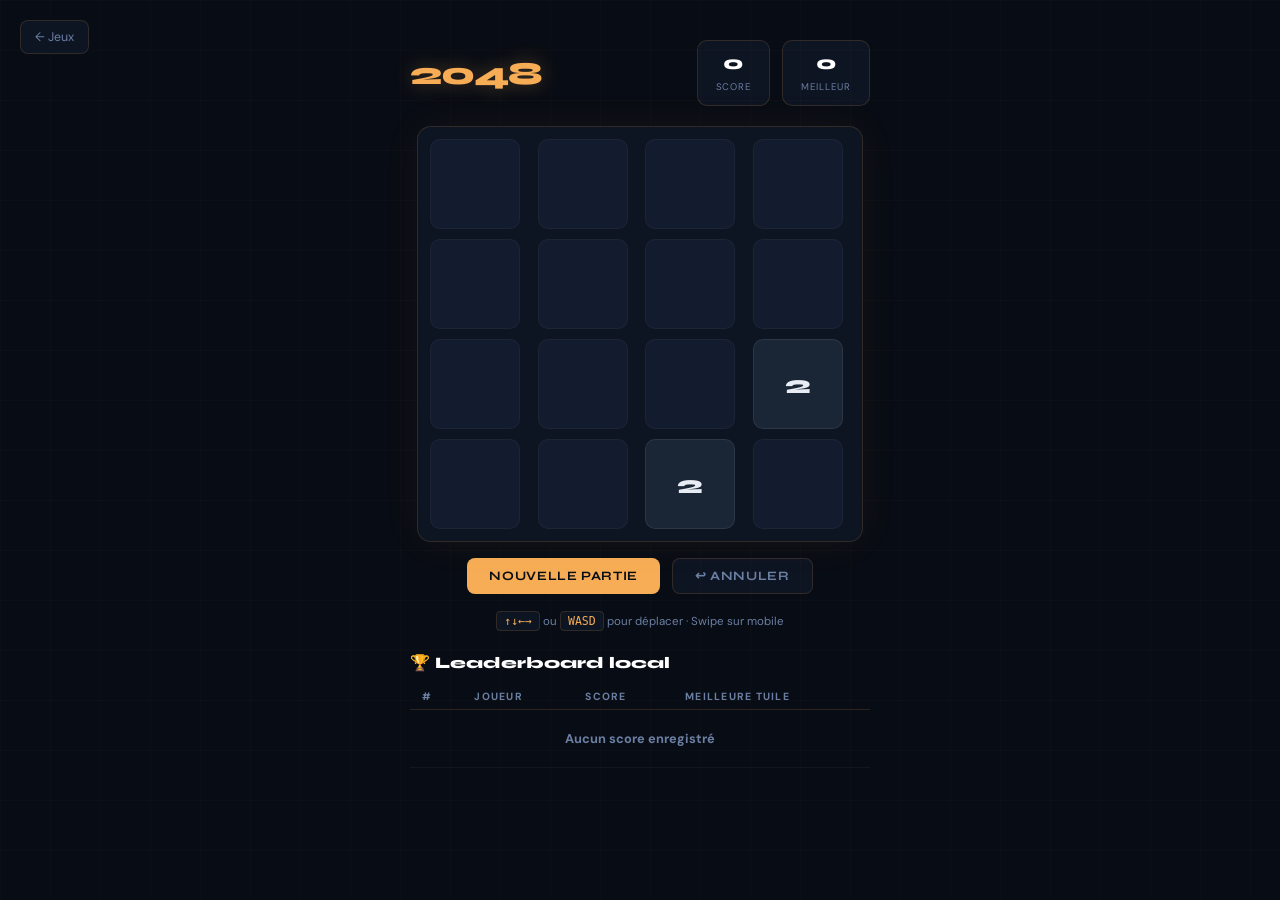
<file: 2048.html>
<!DOCTYPE html>
<html lang="fr">
<head>
<meta charset="UTF-8">
<meta name="viewport" content="width=device-width, initial-scale=1.0">
<title>2048 — Alberto LB</title>
<link href="https://fonts.googleapis.com/css2?family=Syne:wght@700;800&family=DM+Sans:wght@400;500&display=swap" rel="stylesheet">

<link rel="icon" sizes="32x32" href="logo A.png">
<link rel="icon" sizes="16x16" href="logo A.png">
<link rel="apple-touch-icon" href="logo A.png">
<style>
  :root { --bg:#080c14; --surface:#0d1422; --surface2:#131c2e; --border:rgba(246,173,85,0.15); --accent:#f6ad55; --muted:#6b7fa3; }
  *, *::before, *::after { box-sizing: border-box; margin: 0; padding: 0; }
  body { background: var(--bg); color: #e8edf5; font-family: 'DM Sans', sans-serif; min-height: 100vh; display: flex; flex-direction: column; align-items: center; padding: 40px 16px; overflow-x: hidden; }
  body::before {
    content:''; position:fixed; inset:0;
    background-image: linear-gradient(rgba(246,173,85,0.025) 1px, transparent 1px), linear-gradient(90deg, rgba(246,173,85,0.025) 1px, transparent 1px);
    background-size: 50px 50px; pointer-events:none;
  }
  .back-btn { position:fixed; top:20px; left:20px; background:var(--surface); border:1px solid var(--border); color:var(--muted); text-decoration:none; padding:8px 14px; border-radius:8px; font-size:0.78rem; transition:all 0.2s; z-index:10; }
  .back-btn:hover { color:var(--accent); border-color:var(--accent); }

  .game-header { display:flex; align-items:center; justify-content:space-between; width:100%; max-width:460px; margin-bottom:20px; }
  .game-title { font-family:'Syne',sans-serif; font-size:2rem; font-weight:800; color:var(--accent); letter-spacing:-0.03em; text-shadow:0 0 20px rgba(246,173,85,0.3); }

  .scores-row { display:flex; gap:12px; }
  .score-box { background:var(--surface); border:1px solid var(--border); border-radius:10px; padding:10px 18px; text-align:center; min-width:70px; }
  .score-box .val { font-family:'Syne',sans-serif; font-size:1.2rem; font-weight:800; color:#fff; display:block; }
  .score-box .lbl { font-size:0.6rem; letter-spacing:0.1em; text-transform:uppercase; color:var(--muted); }

  .board-wrap { position:relative; background:var(--surface); border:1px solid var(--border); border-radius:14px; padding:12px; box-shadow:0 0 40px rgba(246,173,85,0.06); margin-bottom:16px; }
  #board { display:grid; grid-template-columns:repeat(4,1fr); gap:10px; width:420px; }

  .cell {
    width:90px; height:90px; border-radius:10px;
    background:var(--surface2); border:1px solid rgba(255,255,255,0.04);
    display:flex; align-items:center; justify-content:center;
    font-family:'Syne',sans-serif; font-weight:800;
    font-size:1.5rem; color:#fff;
    transition:all 0.1s ease;
    position:relative; overflow:hidden;
  }
  .cell.pop { animation:cellPop 0.15s ease-out; }
  @keyframes cellPop { 0%{transform:scale(0.8)} 60%{transform:scale(1.1)} 100%{transform:scale(1)} }
  .cell.merged { animation:cellMerge 0.2s ease-out; }
  @keyframes cellMerge { 0%{transform:scale(1.15)} 100%{transform:scale(1)} }

  /* Tile colors */
  .t2    { background:#1a2535; color:#e8edf5; font-size:1.6rem; border-color:rgba(255,255,255,0.08); }
  .t4    { background:#1f2d40; color:#e8edf5; font-size:1.6rem; }
  .t8    { background:#2d4a3e; color:#2cb67d; font-size:1.5rem; text-shadow:0 0 10px rgba(44,182,125,0.4); }
  .t16   { background:#2d3f4a; color:#63b3ed; font-size:1.4rem; text-shadow:0 0 10px rgba(99,179,237,0.4); }
  .t32   { background:#3a2d4a; color:#b794f4; font-size:1.4rem; text-shadow:0 0 10px rgba(183,148,244,0.4); }
  .t64   { background:#4a2d35; color:#fc8181; font-size:1.3rem; text-shadow:0 0 10px rgba(252,129,129,0.4); }
  .t128  { background:#4a3a1a; color:#f6ad55; font-size:1.15rem; text-shadow:0 0 14px rgba(246,173,85,0.5); border:1px solid rgba(246,173,85,0.3); }
  .t256  { background:#4a3a1a; color:#fbd38d; font-size:1.1rem; text-shadow:0 0 16px rgba(251,211,141,0.6); border:1px solid rgba(246,173,85,0.5); }
  .t512  { background:#3d2a0a; color:#fef08a; font-size:1rem; text-shadow:0 0 20px rgba(254,240,138,0.7); border:1px solid rgba(246,173,85,0.7); }
  .t1024 { background:#2a1a05; color:#fff; font-size:0.85rem; text-shadow:0 0 24px rgba(246,173,85,0.9); border:1px solid var(--accent); box-shadow:0 0 20px rgba(246,173,85,0.2); }
  .t2048 { background:linear-gradient(135deg,#7f5af0,#f6ad55); color:#fff; font-size:0.82rem; text-shadow:0 0 12px rgba(255,255,255,0.6); border:none; box-shadow:0 0 30px rgba(246,173,85,0.4); animation:shimmer2048 1.5s linear infinite; }
  @keyframes shimmer2048 { 0%,100%{filter:brightness(1)} 50%{filter:brightness(1.2)} }

  .actions { display:flex; gap:12px; margin-bottom:20px; }
  .btn {
    background:var(--accent); color:#080c14;
    border:none; padding:9px 22px; border-radius:8px;
    font-family:'Syne',sans-serif; font-size:0.8rem; font-weight:700;
    cursor:pointer; letter-spacing:0.05em; text-transform:uppercase; transition:all 0.2s;
  }
  .btn:hover { filter:brightness(1.1); transform:scale(1.04); }
  .btn.secondary { background:var(--surface); border:1px solid var(--border); color:var(--muted); }
  .btn.secondary:hover { color:var(--accent); border-color:var(--accent); }

  .controls-hint { font-size:0.72rem; color:var(--muted); text-align:center; margin-bottom:24px; }
  .controls-hint kbd { background:var(--surface); border:1px solid var(--border); padding:2px 7px; border-radius:4px; color:var(--accent); }

  /* Leaderboard */
  .lb-section { width:100%; max-width:460px; }
  .lb-title { font-family:'Syne',sans-serif; font-size:1rem; font-weight:800; color:#fff; margin-bottom:12px; display:flex; align-items:center; gap:8px; }
  .lb-table { width:100%; border-collapse:collapse; }
  .lb-table th { font-size:0.65rem; letter-spacing:0.12em; text-transform:uppercase; color:var(--muted); padding:6px 12px; text-align:left; border-bottom:1px solid var(--border); }
  .lb-table td { padding:10px 12px; font-size:0.84rem; color:#e8edf5; border-bottom:1px solid rgba(255,255,255,0.04); }
  .lb-table tr:first-child td { color:var(--accent); font-weight:700; }
  .rank { font-family:'Syne',sans-serif; font-weight:800; color:var(--muted); font-size:0.78rem; }
  .rank.r1 { color:#f6ad55; } .rank.r2 { color:#94a3b8; } .rank.r3 { color:#cd7c3d; }
  .tile-badge { display:inline-block; background:var(--surface2); border:1px solid var(--border); padding:2px 8px; border-radius:4px; font-size:0.72rem; color:var(--accent); font-family:'Syne',sans-serif; font-weight:700; }

  /* Overlay */
  .overlay { display:none; position:fixed; inset:0; background:rgba(8,12,20,0.92); z-index:100; align-items:center; justify-content:center; backdrop-filter:blur(8px); }
  .overlay.show { display:flex; }
  .overlay-box { background:var(--surface); border:1px solid var(--border); border-radius:18px; padding:40px 48px; text-align:center; max-width:340px; }
  .overlay-box h2 { font-family:'Syne',sans-serif; font-size:1.8rem; font-weight:800; color:var(--accent); margin-bottom:8px; }
  .overlay-box .big { font-family:'Syne',sans-serif; font-size:3rem; font-weight:800; color:#fff; margin:12px 0; }
  .overlay-box p { color:var(--muted); font-size:0.84rem; margin-bottom:20px; }
  .name-input { width:100%; background:var(--surface2); border:1px solid var(--border); color:#fff; padding:10px 14px; border-radius:8px; font-size:0.88rem; margin-bottom:16px; outline:none; font-family:'DM Sans',sans-serif; }
  .name-input:focus { border-color:var(--accent); }
</style>
</head>
<body>

<a href="games.html" class="back-btn">← Jeux</a>

<div class="game-header">
  <div class="game-title">2048</div>
  <div class="scores-row">
    <div class="score-box"><span class="val" id="scoreVal">0</span><span class="lbl">Score</span></div>
    <div class="score-box"><span class="val" id="bestVal">0</span><span class="lbl">Meilleur</span></div>
  </div>
</div>

<div class="board-wrap">
  <div id="board"></div>
</div>

<div class="actions">
  <button class="btn" onclick="newGame()">Nouvelle partie</button>
  <button class="btn secondary" onclick="undoMove()">↩ Annuler</button>
</div>

<div class="controls-hint">
  <kbd>↑↓←→</kbd> ou <kbd>WASD</kbd> pour déplacer · Swipe sur mobile
</div>

<div class="lb-section">
  <div class="lb-title">🏆 Leaderboard local</div>
  <table class="lb-table" id="lbTable">
    <thead><tr><th>#</th><th>Joueur</th><th>Score</th><th>Meilleure tuile</th></tr></thead>
    <tbody id="lbBody"></tbody>
  </table>
</div>

<!-- Game Over / Win overlay -->
<div class="overlay" id="overlay">
  <div class="overlay-box">
    <h2 id="overlayTitle">GG !</h2>
    <div class="big" id="overlayScore">0</div>
    <p id="overlayMsg">Entre ton pseudo pour le leaderboard</p>
    <input class="name-input" id="nameInput" placeholder="Ton pseudo..." maxlength="16">
    <div style="display:flex;gap:10px;justify-content:center;">
      <button class="btn" onclick="saveScore()">Enregistrer</button>
      <button class="btn secondary" onclick="closeOverlay()">Ignorer</button>
    </div>
  </div>
</div>

<script>
let grid, score, best, prev, prevScore, gameOver2048;
best = parseInt(localStorage.getItem('2048-best') || '0');
let lb = JSON.parse(localStorage.getItem('2048-lb') || '[]');

function newGame() {
  grid = Array.from({length:4}, () => Array(4).fill(0));
  score = 0; gameOver2048 = false;
  addTile(); addTile();
  prev = null; prevScore = 0;
  render();
}

function addTile() {
  const empty = [];
  for (let r=0;r<4;r++) for (let c=0;c<4;c++) if (!grid[r][c]) empty.push({r,c});
  if (!empty.length) return false;
  const {r,c} = empty[Math.floor(Math.random()*empty.length)];
  grid[r][c] = Math.random() < 0.9 ? 2 : 4;
  return true;
}

function render() {
  const board = document.getElementById('board');
  board.innerHTML = '';
  for (let r=0;r<4;r++) for (let c=0;c<4;c++) {
    const cell = document.createElement('div');
    const val = grid[r][c];
    cell.className = 'cell' + (val ? ` t${val}` : '');
    cell.textContent = val || '';
    board.appendChild(cell);
  }
  document.getElementById('scoreVal').textContent = score;
  if (score > best) { best = score; localStorage.setItem('2048-best', best); }
  document.getElementById('bestVal').textContent = best;
  renderLB();
}

function move(dir) {
  if (gameOver2048) return;
  prev = grid.map(r=>[...r]); prevScore = score;
  let moved = false;

  const rotate = g => g[0].map((_,i) => g.map(r=>r[i]).reverse());
  const slideLeft = row => {
    let tiles = row.filter(Boolean);
    for (let i=0;i<tiles.length-1;i++) {
      if (tiles[i]===tiles[i+1]) { tiles[i]*=2; score+=tiles[i]; tiles.splice(i+1,1); moved=true; }
    }
    while (tiles.length<4) tiles.push(0);
    return tiles;
  };

  let g = grid.map(r=>[...r]);
  let rotations = {left:0, right:2, up:3, down:1}[dir];
  for (let i=0;i<rotations;i++) g = rotate(g);
  const oldStr = JSON.stringify(g);
  g = g.map(slideLeft);
  if (JSON.stringify(g) !== oldStr) moved = true;
  for (let i=0;i<(4-rotations)%4;i++) g = rotate(g);
  grid = g;

  if (moved) {
    addTile();
    render();
    if (grid.flat().includes(2048)) win();
    else if (!canMove()) lose();
  }
}

function canMove() {
  for (let r=0;r<4;r++) for (let c=0;c<4;c++) {
    if (!grid[r][c]) return true;
    if (c<3 && grid[r][c]===grid[r][c+1]) return true;
    if (r<3 && grid[r][c]===grid[r+1][c]) return true;
  }
  return false;
}

function undoMove() {
  if (!prev) return;
  grid = prev.map(r=>[...r]); score = prevScore; prev = null;
  render();
}

function getBestTile() { return Math.max(...grid.flat()); }

function win() {
  gameOver2048 = true;
  showOverlay('🎉 2048 !', score, 'Tu as atteint 2048 ! Score final :');
}
function lose() {
  gameOver2048 = true;
  showOverlay('GAME OVER', score, 'Plus aucun mouvement possible.');
}

function showOverlay(title, sc, msg) {
  document.getElementById('overlayTitle').textContent = title;
  document.getElementById('overlayScore').textContent = sc;
  document.getElementById('overlayMsg').textContent = msg;
  document.getElementById('overlay').classList.add('show');
}

function closeOverlay() {
  document.getElementById('overlay').classList.remove('show');
  newGame();
}

function saveScore() {
  const name = document.getElementById('nameInput').value.trim() || 'Anonyme';
  lb.push({ name, score, tile: getBestTile(), date: new Date().toLocaleDateString('fr-FR') });
  lb.sort((a,b) => b.score - a.score);
  lb = lb.slice(0, 10);
  localStorage.setItem('2048-lb', JSON.stringify(lb));
  closeOverlay();
}

function renderLB() {
  const body = document.getElementById('lbBody');
  if (!lb.length) { body.innerHTML = '<tr><td colspan="4" style="color:var(--muted);text-align:center;padding:20px;font-size:0.8rem;">Aucun score enregistré</td></tr>'; return; }
  body.innerHTML = lb.slice(0,8).map((e,i) => `
    <tr>
      <td><span class="rank r${i+1}">${i===0?'🥇':i===1?'🥈':i===2?'🥉':i+1}</span></td>
      <td>${e.name}</td>
      <td style="font-family:'Syne',sans-serif;font-weight:700">${e.score.toLocaleString()}</td>
      <td><span class="tile-badge">${e.tile}</span></td>
    </tr>
  `).join('');
}

// Controls
document.addEventListener('keydown', e => {
  const map = {ArrowLeft:'left',ArrowRight:'right',ArrowUp:'up',ArrowDown:'down',a:'left',d:'right',w:'up',s:'down',A:'left',D:'right',W:'up',S:'down'};
  if (['ArrowLeft','ArrowRight','ArrowUp','ArrowDown'].includes(e.key)) e.preventDefault();
  if (map[e.key]) move(map[e.key]);
});

let ts2 = null;
document.addEventListener('touchstart', e => { ts2 = e.touches[0]; }, {passive:true});
document.addEventListener('touchend', e => {
  if (!ts2) return;
  const dx = e.changedTouches[0].clientX - ts2.clientX;
  const dy = e.changedTouches[0].clientY - ts2.clientY;
  if (Math.abs(dx) > 30 || Math.abs(dy) > 30) {
    if (Math.abs(dx) > Math.abs(dy)) move(dx > 0 ? 'right' : 'left');
    else move(dy > 0 ? 'down' : 'up');
  }
  ts2 = null;
});

newGame();
</script>
</body>
</html>
</file>
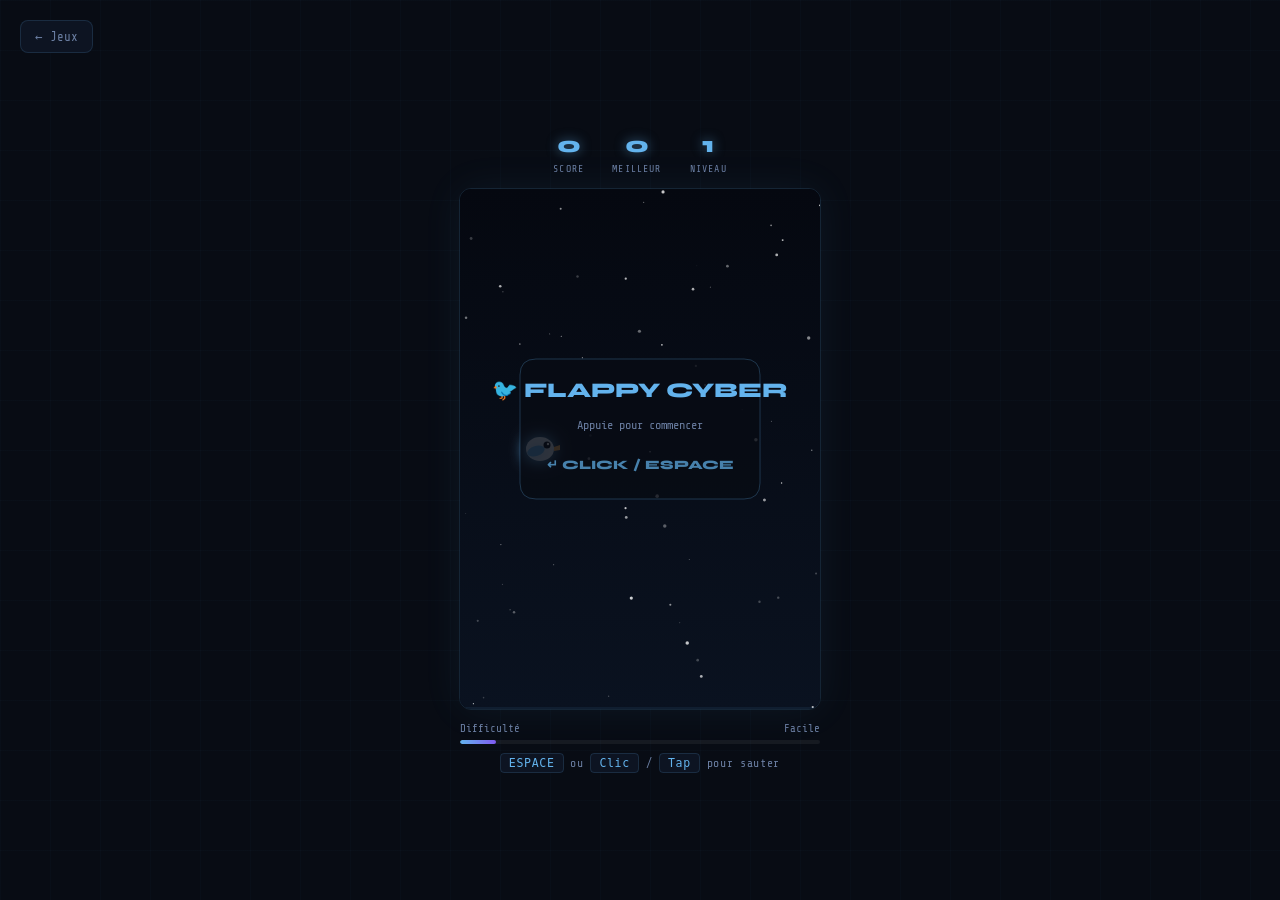
<file: flappy.html>
<!DOCTYPE html>
<html lang="fr">
<head>
<meta charset="UTF-8">
<meta name="viewport" content="width=device-width, initial-scale=1.0">
<title>Flappy Bird — Alberto LB</title>
<link href="https://fonts.googleapis.com/css2?family=Syne:wght@700;800&family=Share+Tech+Mono&display=swap" rel="stylesheet">
<style>
  :root { --bg:#080c14; --surface:#0d1422; --border:rgba(99,179,237,0.15); --accent:#63b3ed; --muted:#6b7fa3; }
  *, *::before, *::after { box-sizing:border-box; margin:0; padding:0; }
  body { background:var(--bg); color:#e8edf5; font-family:'Share Tech Mono',monospace; display:flex; flex-direction:column; align-items:center; justify-content:center; min-height:100vh; overflow:hidden; }
  body::before { content:''; position:fixed; inset:0; background-image:linear-gradient(rgba(99,179,237,0.025) 1px,transparent 1px),linear-gradient(90deg,rgba(99,179,237,0.025) 1px,transparent 1px); background-size:50px 50px; pointer-events:none; }
  .back-btn { position:fixed; top:20px; left:20px; background:var(--surface); border:1px solid var(--border); color:var(--muted); text-decoration:none; padding:8px 14px; border-radius:8px; font-size:0.78rem; transition:all 0.2s; z-index:10; }
  .back-btn:hover { color:var(--accent); border-color:var(--accent); }

  .game-wrap { display:flex; flex-direction:column; align-items:center; gap:12px; position:relative; z-index:1; }

  .hud { display:flex; gap:28px; align-items:center; }
  .hud-item { text-align:center; }
  .hud-val { font-family:'Syne',sans-serif; font-size:1.4rem; font-weight:800; color:var(--accent); display:block; text-shadow:0 0 12px rgba(99,179,237,0.5); }
  .hud-lbl { font-size:0.62rem; letter-spacing:0.12em; text-transform:uppercase; color:var(--muted); }

  canvas { border:1px solid var(--border); border-radius:12px; box-shadow:0 0 40px rgba(99,179,237,0.07); display:block; cursor:pointer; }

  .hint { font-size:0.72rem; color:var(--muted); letter-spacing:0.06em; }
  .hint kbd { background:var(--surface); border:1px solid var(--border); padding:2px 8px; border-radius:4px; color:var(--accent); }
  .diff-bar { width:360px; }
  .diff-label { display:flex; justify-content:space-between; font-size:0.68rem; color:var(--muted); margin-bottom:5px; }
  .diff-track { height:4px; background:rgba(255,255,255,0.06); border-radius:100px; overflow:hidden; }
  .diff-fill { height:100%; background:linear-gradient(90deg,var(--accent),#7f5af0); border-radius:100px; transition:width 0.5s ease; }
</style>
</head>
<body>

<a href="games.html" class="back-btn">← Jeux</a>

<div class="game-wrap">
  <div class="hud">
    <div class="hud-item"><span class="hud-val" id="scoreEl">0</span><span class="hud-lbl">Score</span></div>
    <div class="hud-item"><span class="hud-val" id="bestEl">0</span><span class="hud-lbl">Meilleur</span></div>
    <div class="hud-item"><span class="hud-val" id="lvlEl">1</span><span class="hud-lbl">Niveau</span></div>
  </div>

  <canvas id="canvas" width="360" height="520"></canvas>

  <div class="diff-bar">
    <div class="diff-label"><span>Difficulté</span><span id="diffTxt">Facile</span></div>
    <div class="diff-track"><div class="diff-fill" id="diffFill" style="width:10%"></div></div>
  </div>

  <div class="hint"><kbd>ESPACE</kbd> ou <kbd>Clic</kbd> / <kbd>Tap</kbd> pour sauter</div>
</div>

<script>
const canvas = document.getElementById('canvas');
const ctx = canvas.getContext('2d');
const W = canvas.width, H = canvas.height;

let bird, pipes, score, best, state, frame, particles2;
// state: 'idle' | 'playing' | 'dead'
best = parseInt(localStorage.getItem('flappy-best') || '0');
document.getElementById('bestEl').textContent = best;

const LEVELS = [
  {name:'Facile',   gap:165, speed:2.2,  spawnRate:110},
  {name:'Normal',   gap:145, speed:2.7,  spawnRate:100},
  {name:'Rapide',   gap:125, speed:3.2,  spawnRate:90},
  {name:'Expert',   gap:108, speed:3.8,  spawnRate:82},
  {name:'Extrême',  gap:92,  speed:4.5,  spawnRate:74},
  {name:'Insane',   gap:80,  speed:5.2,  spawnRate:68},
];
function getLevel(sc) { return LEVELS[Math.min(Math.floor(sc/5), LEVELS.length-1)]; }

// Stars BG
const stars = Array.from({length:60}, () => ({ x:Math.random()*W, y:Math.random()*H, r:Math.random()*1.5+0.3, speed:Math.random()*0.3+0.1 }));

function init() {
  bird = { x:80, y:H/2, vy:0, r:14, rot:0, flap:0 };
  pipes = [];
  score = 0; frame = 0; particles2 = [];
  state = 'idle';
  render();
}

function flap() {
  if (state==='dead') { init(); return; }
  if (state==='idle') state = 'playing';
  bird.vy = -7.5;
  bird.flap = 1;
  // flap particles
  for (let i=0;i<6;i++) particles2.push({x:bird.x-bird.r,y:bird.y,vx:-1-Math.random()*2,vy:(Math.random()-0.5)*3,life:1,color:'#63b3ed'});
}

function tick() {
  if (state !== 'playing') { render(); requestAnimationFrame(tick); return; }
  frame++;
  const lv = getLevel(score);

  // Bird physics
  bird.vy += 0.42;
  bird.y += bird.vy;
  bird.rot = Math.max(-30, Math.min(90, bird.vy * 5));
  bird.flap = Math.max(0, bird.flap - 0.1);

  // Pipes
  if (frame % lv.spawnRate === 0) {
    const topH = 60 + Math.random() * (H - lv.gap - 120);
    pipes.push({ x:W+20, topH, gap:lv.gap, scored:false });
  }
  pipes.forEach(p => p.x -= lv.speed);
  pipes = pipes.filter(p => p.x > -80);

  // Score
  pipes.forEach(p => {
    if (!p.scored && p.x + 40 < bird.x - bird.r) {
      p.scored = true; score++;
      if (score > best) { best = score; localStorage.setItem('flappy-best', best); }
      // score particles
      for (let i=0;i<8;i++) particles2.push({x:bird.x,y:bird.y,vx:(Math.random()-0.5)*3,vy:-2-Math.random()*2,life:1,color:Math.random()>0.5?'#63b3ed':'#2cb67d'});
    }
  });

  // Collision
  if (bird.y - bird.r < 0 || bird.y + bird.r > H) { die(); return; }
  for (const p of pipes) {
    if (bird.x + bird.r - 6 > p.x && bird.x - bird.r + 6 < p.x + 52) {
      if (bird.y - bird.r < p.topH || bird.y + bird.r > p.topH + p.gap) { die(); return; }
    }
  }

  // Stars move
  stars.forEach(s => { s.x -= lv.speed * 0.15; if (s.x < 0) s.x = W; });

  // Particles
  particles2 = particles2.filter(p => p.life > 0);
  particles2.forEach(p => { p.x+=p.vx; p.y+=p.vy; p.vy+=0.1; p.life-=0.04; });

  // HUD
  document.getElementById('scoreEl').textContent = score;
  document.getElementById('bestEl').textContent = best;
  const lvIdx = Math.min(Math.floor(score/5), LEVELS.length-1);
  document.getElementById('lvlEl').textContent = lvIdx+1;
  document.getElementById('diffTxt').textContent = lv.name;
  document.getElementById('diffFill').style.width = Math.min(100, (lvIdx/(LEVELS.length-1))*100 + 10) + '%';

  render();
  requestAnimationFrame(tick);
}

function die() {
  state = 'dead';
  for (let i=0;i<20;i++) particles2.push({x:bird.x,y:bird.y,vx:(Math.random()-0.5)*8,vy:-3-Math.random()*5,life:1,color:['#63b3ed','#7f5af0','#2cb67d','#f6ad55'][Math.floor(Math.random()*4)]});
  render();
}

function render() {
  ctx.clearRect(0,0,W,H);

  // Sky gradient
  const sky = ctx.createLinearGradient(0,0,0,H);
  sky.addColorStop(0,'#050810'); sky.addColorStop(1,'#0a1220');
  ctx.fillStyle = sky; ctx.fillRect(0,0,W,H);

  // Stars
  stars.forEach(s => {
    ctx.globalAlpha = 0.5 + Math.sin(frame*0.02+s.x)*0.3;
    ctx.fillStyle='#fff'; ctx.beginPath(); ctx.arc(s.x,s.y,s.r,0,Math.PI*2); ctx.fill();
  });
  ctx.globalAlpha=1;

  // Pipes
  pipes.forEach(p => {
    // Top pipe
    drawPipe(p.x, 0, 52, p.topH, true);
    // Bottom pipe
    drawPipe(p.x, p.topH+p.gap, 52, H-(p.topH+p.gap), false);
  });

  // Ground line
  ctx.strokeStyle='rgba(99,179,237,0.15)'; ctx.lineWidth=1;
  ctx.beginPath(); ctx.moveTo(0,H-1); ctx.lineTo(W,H-1); ctx.stroke();

  // Particles
  particles2.forEach(p => {
    ctx.globalAlpha=p.life; ctx.fillStyle=p.color;
    ctx.beginPath(); ctx.arc(p.x,p.y,3*p.life,0,Math.PI*2); ctx.fill();
  });
  ctx.globalAlpha=1;

  // Bird
  ctx.save();
  ctx.translate(bird.x, bird.y);
  ctx.rotate(bird.rot * Math.PI/180);

  // Body glow
  ctx.shadowColor='#63b3ed'; ctx.shadowBlur=16;

  // Body
  ctx.fillStyle='#e8edf5'; ctx.beginPath(); ctx.ellipse(0,0,bird.r,bird.r*0.85,0,0,Math.PI*2); ctx.fill();

  // Wing
  const wingY = bird.flap > 0 ? -4 : 2;
  ctx.fillStyle='#63b3ed';
  ctx.beginPath(); ctx.ellipse(-4,wingY,9,5,-0.3,0,Math.PI*2); ctx.fill();

  // Eye
  ctx.shadowBlur=0;
  ctx.fillStyle='#080c14'; ctx.beginPath(); ctx.arc(7,-4,3.5,0,Math.PI*2); ctx.fill();
  ctx.fillStyle='#fff'; ctx.beginPath(); ctx.arc(8,-5,1.2,0,Math.PI*2); ctx.fill();

  // Beak
  ctx.fillStyle='#f6ad55';
  ctx.beginPath(); ctx.moveTo(14,-2); ctx.lineTo(20,-4); ctx.lineTo(20,1); ctx.lineTo(14,2); ctx.closePath(); ctx.fill();

  ctx.restore();
  ctx.shadowBlur=0;

  // Score (while playing)
  if (state==='playing') {
    ctx.font='800 2rem Syne, sans-serif'; ctx.textAlign='center';
    ctx.fillStyle='rgba(255,255,255,0.15)'; ctx.fillText(score, W/2+1, 54);
    ctx.fillStyle='rgba(255,255,255,0.7)'; ctx.fillText(score, W/2, 52);
  }

  // Overlays
  if (state==='idle') drawOverlay('🐦 FLAPPY CYBER', 'Appuie pour commencer', null, true);
  if (state==='dead') drawOverlay('💥 CRASH', 'Score final', score, false);
}

function drawPipe(x, y, w, h, isTop) {
  // Pipe body
  const g = ctx.createLinearGradient(x,0,x+w,0);
  g.addColorStop(0,'#0f2a1e'); g.addColorStop(0.3,'#1a4a30'); g.addColorStop(0.7,'#1a4a30'); g.addColorStop(1,'#0a1f14');
  ctx.fillStyle=g;
  const capH=18, capW=8;
  // Main body
  ctx.fillRect(x+capW/2,y+(isTop?capH:0),w-capW,h-(isTop?capH:capH));
  // Cap
  ctx.fillStyle='#1f5a38';
  if (isTop) ctx.fillRect(x,y+h-capH,w,capH);
  else ctx.fillRect(x,y,w,capH);
  // Highlight
  ctx.fillStyle='rgba(44,182,125,0.25)';
  if (isTop) { ctx.fillRect(x+capW/2+2,y,3,h-capH); ctx.fillRect(x+1,y+h-capH+2,3,capH-4); }
  else { ctx.fillRect(x+capW/2+2,y+capH,3,h-capH); ctx.fillRect(x+1,y+2,3,capH-4); }
  // Border glow
  ctx.strokeStyle='rgba(44,182,125,0.3)'; ctx.lineWidth=1;
  ctx.strokeRect(x+capW/2, y+(isTop?capH:0), w-capW, h-(isTop?capH:capH));
}

function drawOverlay(title, sub, sc, isStart) {
  ctx.fillStyle='rgba(8,12,20,0.82)';
  roundRect(ctx, W/2-120, H/2-90, 240, isStart?140:160, 16);
  ctx.fill();
  ctx.strokeStyle='rgba(99,179,237,0.25)'; ctx.lineWidth=1;
  roundRect(ctx, W/2-120, H/2-90, 240, isStart?140:160, 16);
  ctx.stroke();

  ctx.textAlign='center';
  ctx.font='800 1.3rem Syne, sans-serif'; ctx.fillStyle='#63b3ed';
  ctx.fillText(title, W/2, H/2-52);

  if (!isStart) {
    ctx.font='800 2.8rem Syne, sans-serif'; ctx.fillStyle='#fff';
    ctx.fillText(sc, W/2, H/2+8);
    ctx.font='0.78rem Share Tech Mono, monospace'; ctx.fillStyle='#6b7fa3';
    ctx.fillText('Meilleur : ' + best, W/2, H/2+32);
    ctx.font='800 0.78rem Syne, sans-serif'; ctx.fillStyle='rgba(99,179,237,0.7)';
    ctx.fillText('↵ CLICK / ESPACE pour rejouer', W/2, H/2+58);
  } else {
    ctx.font='0.75rem Share Tech Mono, monospace'; ctx.fillStyle='#6b7fa3';
    ctx.fillText(sub, W/2, H/2-20);
    ctx.font='800 0.8rem Syne, sans-serif'; ctx.fillStyle='rgba(99,179,237,0.7)';
    ctx.fillText('↵ CLICK / ESPACE', W/2, H/2+20);
    if (best>0) { ctx.font='0.72rem Share Tech Mono, monospace'; ctx.fillStyle='#6b7fa3'; ctx.fillText('Meilleur : '+best, W/2, H/2+42); }
  }
}

function roundRect(ctx, x, y, w, h, r) {
  ctx.beginPath(); ctx.moveTo(x+r,y); ctx.lineTo(x+w-r,y); ctx.quadraticCurveTo(x+w,y,x+w,y+r);
  ctx.lineTo(x+w,y+h-r); ctx.quadraticCurveTo(x+w,y+h,x+w-r,y+h);
  ctx.lineTo(x+r,y+h); ctx.quadraticCurveTo(x,y+h,x,y+h-r);
  ctx.lineTo(x,y+r); ctx.quadraticCurveTo(x,y,x+r,y); ctx.closePath();
}

// Controls
document.addEventListener('keydown', e => { if (e.code==='Space') { e.preventDefault(); flap(); } });
canvas.addEventListener('click', flap);
canvas.addEventListener('touchstart', e => { e.preventDefault(); flap(); }, {passive:false});

init();
requestAnimationFrame(tick);
</script>
</body>
</html>
</file>
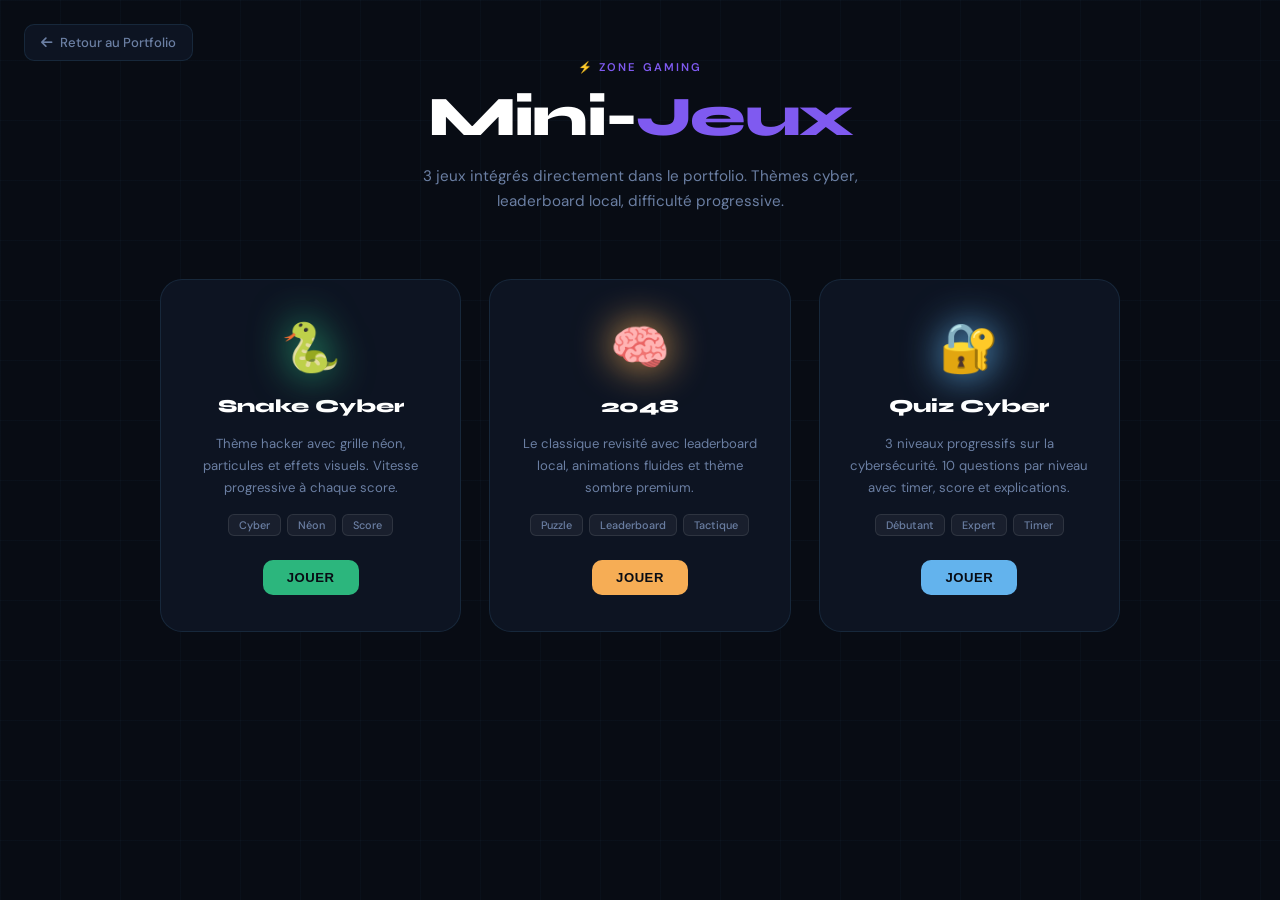
<file: games.html>
<!DOCTYPE html>
<html lang="fr">
<head>
<meta charset="UTF-8">
<meta name="viewport" content="width=device-width, initial-scale=1.0">
<title>Mini-Jeux — Alberto LB</title>
<link href="https://fonts.googleapis.com/css2?family=Syne:wght@400;700;800&family=DM+Sans:wght@300;400;500&display=swap" rel="stylesheet">
<link href="https://cdnjs.cloudflare.com/ajax/libs/font-awesome/6.5.0/css/all.min.css" rel="stylesheet">

<link rel="icon" sizes="32x32" href="logo A.png">
<link rel="icon" sizes="16x16" href="logo A.png">
<link rel="apple-touch-icon" href="logo A.png">
<style>
  :root {
    --bg: #080c14; --surface: #0d1422; --surface2: #131c2e;
    --border: rgba(99,179,237,0.12);
    --accent: #63b3ed; --accent2: #7f5af0; --accent3: #2cb67d;
    --text: #e8edf5; --muted: #6b7fa3;
  }
  *, *::before, *::after { box-sizing: border-box; margin: 0; padding: 0; }
  body {
    font-family: 'DM Sans', sans-serif;
    background: var(--bg); color: var(--text);
    min-height: 100vh;
    display: flex; flex-direction: column; align-items: center;
    padding: 60px 24px;
    overflow-x: hidden;
  }
  body::before {
    content: '';
    position: fixed; inset: 0;
    background-image:
      linear-gradient(rgba(99,179,237,0.03) 1px, transparent 1px),
      linear-gradient(90deg, rgba(99,179,237,0.03) 1px, transparent 1px);
    background-size: 60px 60px;
    pointer-events: none; z-index: 0;
  }
  .back-btn {
    position: fixed; top: 24px; left: 24px;
    display: flex; align-items: center; gap: 8px;
    background: var(--surface); border: 1px solid var(--border);
    color: var(--muted); text-decoration: none;
    padding: 9px 16px; border-radius: 10px;
    font-size: 0.82rem; font-weight: 500;
    transition: all 0.2s; z-index: 10;
  }
  .back-btn:hover { color: var(--accent); border-color: var(--accent); }

  .hub-header { text-align: center; margin-bottom: 64px; position: relative; z-index: 1; }
  .hub-label {
    font-size: 0.7rem; letter-spacing: 0.18em; text-transform: uppercase;
    color: var(--accent2); font-weight: 600; margin-bottom: 12px;
  }
  .hub-title {
    font-family: 'Syne', sans-serif;
    font-size: clamp(2.2rem, 5vw, 3.5rem);
    font-weight: 800; color: #fff; letter-spacing: -0.03em;
    line-height: 1.1; margin-bottom: 16px;
  }
  .hub-title span { color: var(--accent2); }
  .hub-sub { font-size: 0.95rem; color: var(--muted); max-width: 480px; margin: 0 auto; line-height: 1.7; }

  .games-grid {
    display: grid;
    grid-template-columns: repeat(3, 1fr);
    gap: 28px;
    max-width: 960px; width: 100%;
    position: relative; z-index: 1;
  }
  .game-card {
    background: var(--surface);
    border: 1px solid var(--border);
    border-radius: 22px;
    padding: 36px 28px;
    display: flex; flex-direction: column; align-items: center;
    text-align: center; gap: 16px;
    position: relative; overflow: hidden;
    transition: all 0.35s cubic-bezier(.22,.68,0,1.1);
    cursor: pointer; text-decoration: none; color: inherit;
  }
  .game-card::before {
    content: '';
    position: absolute; inset: 0;
    background: var(--card-glow);
    opacity: 0; transition: opacity 0.35s;
  }
  .game-card::after {
    content: '';
    position: absolute; top: 0; left: 0; right: 0;
    height: 2px;
    background: var(--card-line);
    transform: scaleX(0); transition: transform 0.35s;
    transform-origin: left;
  }
  .game-card:hover { transform: translateY(-8px); border-color: var(--card-color); box-shadow: 0 24px 60px rgba(0,0,0,0.5); }
  .game-card:hover::before { opacity: 1; }
  .game-card:hover::after { transform: scaleX(1); }

  .game-card:nth-child(1) {
    --card-color: #2cb67d;
    --card-glow: linear-gradient(135deg, rgba(44,182,125,0.07), transparent);
    --card-line: linear-gradient(90deg, #2cb67d, transparent);
  }
  .game-card:nth-child(2) {
    --card-color: #f6ad55;
    --card-glow: linear-gradient(135deg, rgba(246,173,85,0.07), transparent);
    --card-line: linear-gradient(90deg, #f6ad55, transparent);
  }
  .game-card:nth-child(3) {
    --card-color: #63b3ed;
    --card-glow: linear-gradient(135deg, rgba(99,179,237,0.07), transparent);
    --card-line: linear-gradient(90deg, #63b3ed, transparent);
  }

  .game-emoji {
    font-size: 3rem;
    filter: drop-shadow(0 0 20px var(--card-color));
    transition: transform 0.35s cubic-bezier(.22,.68,0,1.4);
  }
  .game-card:hover .game-emoji { transform: scale(1.2) rotate(-5deg); }

  .game-name {
    font-family: 'Syne', sans-serif;
    font-size: 1.15rem; font-weight: 800; color: #fff;
  }
  .game-desc { font-size: 0.82rem; color: var(--muted); line-height: 1.65; }

  .game-tags { display: flex; flex-wrap: wrap; gap: 6px; justify-content: center; }
  .game-tag {
    font-size: 0.68rem; padding: 3px 10px;
    border-radius: 6px; font-weight: 500;
    background: rgba(255,255,255,0.05);
    border: 1px solid rgba(255,255,255,0.09);
    color: var(--muted);
  }

  .game-btn {
    margin-top: 8px;
    padding: 10px 24px;
    border-radius: 10px;
    font-size: 0.82rem; font-weight: 700;
    background: var(--card-color);
    color: #080c14;
    border: none; cursor: pointer;
    transition: all 0.2s; letter-spacing: 0.04em;
    text-transform: uppercase;
  }
  .game-card:hover .game-btn { filter: brightness(1.1); transform: scale(1.05); }

  @media (max-width: 768px) {
    .games-grid { grid-template-columns: 1fr; max-width: 400px; }
  }
</style>
</head>
<body>

<a href="index.html" class="back-btn"><i class="fa fa-arrow-left"></i> Retour au Portfolio</a>

<header class="hub-header">
  <div class="hub-label">⚡ Zone Gaming</div>
  <h1 class="hub-title">Mini-<span>Jeux</span></h1>
  <p class="hub-sub">3 jeux intégrés directement dans le portfolio. Thèmes cyber, leaderboard local, difficulté progressive.</p>
</header>

<div class="games-grid">

  <a href="snake.html" class="game-card">
    <div class="game-emoji">🐍</div>
    <div class="game-name">Snake Cyber</div>
    <div class="game-desc">Thème hacker avec grille néon, particules et effets visuels. Vitesse progressive à chaque score.</div>
    <div class="game-tags">
      <span class="game-tag">Cyber</span>
      <span class="game-tag">Néon</span>
      <span class="game-tag">Score</span>
    </div>
    <button class="game-btn">Jouer</button>
  </a>

  <a href="2048.html" class="game-card">
    <div class="game-emoji">🧠</div>
    <div class="game-name">2048</div>
    <div class="game-desc">Le classique revisité avec leaderboard local, animations fluides et thème sombre premium.</div>
    <div class="game-tags">
      <span class="game-tag">Puzzle</span>
      <span class="game-tag">Leaderboard</span>
      <span class="game-tag">Tactique</span>
    </div>
    <button class="game-btn">Jouer</button>
  </a>

  <a href="quiz.html" class="game-card">
    <div class="game-emoji">🔐</div>
    <div class="game-name">Quiz Cyber</div>
    <div class="game-desc">3 niveaux progressifs sur la cybersécurité. 10 questions par niveau avec timer, score et explications.</div>
    <div class="game-tags">
      <span class="game-tag">Débutant</span>
      <span class="game-tag">Expert</span>
      <span class="game-tag">Timer</span>
    </div>
    <button class="game-btn">Jouer</button>
  </a>

</div>

</body>
</html>
</file>
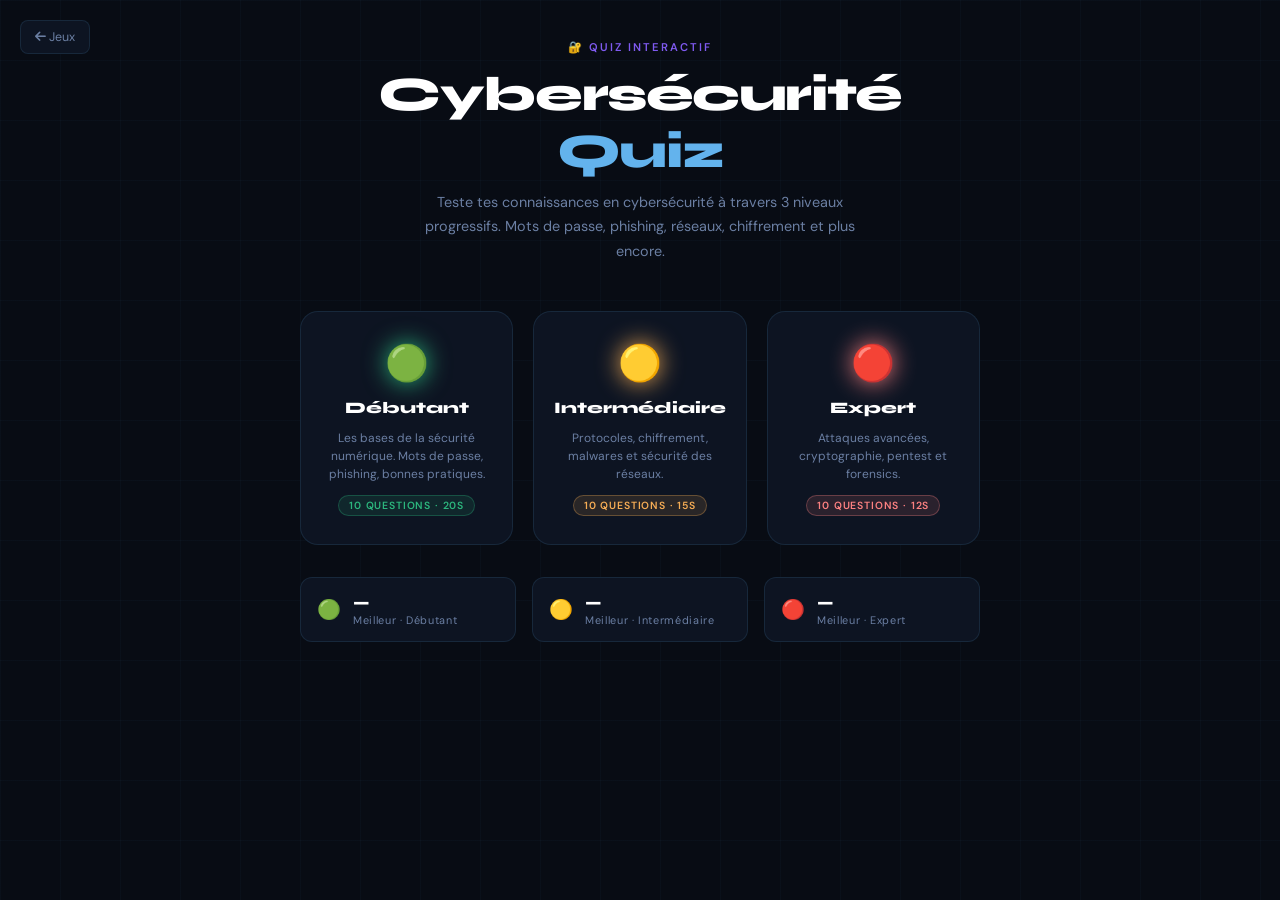
<file: quiz.html>
<!DOCTYPE html>
<html lang="fr">
<head>
<meta charset="UTF-8">
<meta name="viewport" content="width=device-width, initial-scale=1.0">
<title>Quiz Cybersécurité — Alberto LB</title>
<link href="https://fonts.googleapis.com/css2?family=Syne:wght@400;700;800&family=DM+Sans:wght@300;400;500&display=swap" rel="stylesheet">
<link href="https://cdnjs.cloudflare.com/ajax/libs/font-awesome/6.5.0/css/all.min.css" rel="stylesheet">

<link rel="icon" sizes="32x32" href="logo A.png">
<link rel="icon" sizes="16x16" href="logo A.png">
<link rel="apple-touch-icon" href="logo A.png">
<style>
  :root {
    --bg:#080c14; --surface:#0d1422; --surface2:#131c2e;
    --border:rgba(99,179,237,0.12);
    --accent:#63b3ed; --accent2:#7f5af0; --accent3:#2cb67d;
    --red:#fc8181; --text:#e8edf5; --muted:#6b7fa3;
  }
  *, *::before, *::after { box-sizing:border-box; margin:0; padding:0; }
  html, body { min-height:100vh; }
  body {
    font-family:'DM Sans',sans-serif;
    background:var(--bg); color:var(--text);
    display:flex; flex-direction:column; align-items:center;
    padding:40px 16px 60px; overflow-x:hidden;
  }
  body::before {
    content:''; position:fixed; inset:0;
    background-image:
      linear-gradient(rgba(99,179,237,0.03) 1px, transparent 1px),
      linear-gradient(90deg, rgba(99,179,237,0.03) 1px, transparent 1px);
    background-size:60px 60px; pointer-events:none; z-index:0;
  }

  .back-btn {
    position:fixed; top:20px; left:20px;
    background:var(--surface); border:1px solid var(--border);
    color:var(--muted); text-decoration:none;
    padding:8px 14px; border-radius:8px; font-size:0.78rem;
    transition:all 0.2s; z-index:10;
  }
  .back-btn:hover { color:var(--accent); border-color:var(--accent); }

  /* ===== SCREENS ===== */
  .screen { display:none; flex-direction:column; align-items:center; width:100%; max-width:680px; position:relative; z-index:1; }
  .screen.active { display:flex; }

  /* ===== HOME SCREEN ===== */
  .home-label { font-size:0.7rem; letter-spacing:0.18em; text-transform:uppercase; color:var(--accent2); font-weight:600; margin-bottom:12px; }
  .home-title { font-family:'Syne',sans-serif; font-size:clamp(2rem,5vw,3rem); font-weight:800; color:#fff; letter-spacing:-0.03em; text-align:center; margin-bottom:10px; }
  .home-title span { color:var(--accent); }
  .home-sub { font-size:0.9rem; color:var(--muted); text-align:center; max-width:480px; line-height:1.7; margin-bottom:48px; }

  .levels-grid { display:grid; grid-template-columns:repeat(3,1fr); gap:20px; width:100%; margin-bottom:32px; }
  .level-card {
    background:var(--surface); border:1px solid var(--border);
    border-radius:18px; padding:28px 20px;
    display:flex; flex-direction:column; align-items:center; gap:12px;
    cursor:pointer; transition:all 0.3s; text-align:center;
    position:relative; overflow:hidden;
  }
  .level-card::before {
    content:''; position:absolute; top:0; left:0; right:0; height:2px;
    background:var(--lc); transform:scaleX(0); transition:transform 0.3s; transform-origin:left;
  }
  .level-card:hover { transform:translateY(-5px); border-color:var(--lc); box-shadow:0 16px 48px rgba(0,0,0,0.4); }
  .level-card:hover::before { transform:scaleX(1); }
  .level-card.locked { opacity:0.4; cursor:not-allowed; }
  .level-card.locked:hover { transform:none; border-color:var(--border); box-shadow:none; }

  .level-card:nth-child(1) { --lc:#2cb67d; }
  .level-card:nth-child(2) { --lc:#f6ad55; }
  .level-card:nth-child(3) { --lc:#fc8181; }

  .level-icon { font-size:2.2rem; filter:drop-shadow(0 0 12px var(--lc)); }
  .level-name { font-family:'Syne',sans-serif; font-size:1rem; font-weight:800; color:#fff; }
  .level-desc { font-size:0.75rem; color:var(--muted); line-height:1.5; }
  .level-badge {
    font-size:0.65rem; padding:3px 10px; border-radius:100px;
    font-weight:600; letter-spacing:0.08em; text-transform:uppercase;
    background:rgba(255,255,255,0.06); border:1px solid rgba(255,255,255,0.1); color:var(--muted);
  }
  .level-card:nth-child(1) .level-badge { background:rgba(44,182,125,0.12); border-color:rgba(44,182,125,0.3); color:#2cb67d; }
  .level-card:nth-child(2) .level-badge { background:rgba(246,173,85,0.12); border-color:rgba(246,173,85,0.3); color:#f6ad55; }
  .level-card:nth-child(3) .level-badge { background:rgba(252,129,129,0.12); border-color:rgba(252,129,129,0.3); color:#fc8181; }

  .best-scores { display:flex; gap:16px; width:100%; }
  .best-box {
    flex:1; background:var(--surface); border:1px solid var(--border);
    border-radius:12px; padding:14px 16px; display:flex; align-items:center; gap:12px;
  }
  .best-icon { font-size:1.2rem; }
  .best-val { font-family:'Syne',sans-serif; font-size:1.1rem; font-weight:800; color:#fff; }
  .best-lbl { font-size:0.68rem; color:var(--muted); letter-spacing:0.06em; }

  /* ===== QUIZ SCREEN ===== */
  .quiz-header { width:100%; margin-bottom:28px; }
  .quiz-meta { display:flex; justify-content:space-between; align-items:center; margin-bottom:14px; }
  .quiz-level-badge {
    font-size:0.7rem; padding:4px 12px; border-radius:100px;
    font-weight:700; letter-spacing:0.1em; text-transform:uppercase;
  }
  .badge-easy { background:rgba(44,182,125,0.15); border:1px solid rgba(44,182,125,0.3); color:#2cb67d; }
  .badge-medium { background:rgba(246,173,85,0.15); border:1px solid rgba(246,173,85,0.3); color:#f6ad55; }
  .badge-hard { background:rgba(252,129,129,0.15); border:1px solid rgba(252,129,129,0.3); color:#fc8181; }

  .quiz-counter { font-size:0.78rem; color:var(--muted); font-weight:500; }
  .quiz-counter span { color:var(--text); font-weight:700; }

  /* Progress bar */
  .progress-track { height:4px; background:rgba(255,255,255,0.06); border-radius:100px; overflow:hidden; margin-bottom:8px; }
  .progress-fill { height:100%; border-radius:100px; transition:width 0.4s ease; }
  .fill-easy { background:linear-gradient(90deg,#2cb67d,#68d391); }
  .fill-medium { background:linear-gradient(90deg,#ed8936,#f6ad55); }
  .fill-hard { background:linear-gradient(90deg,#e53e3e,#fc8181); }

  /* Timer */
  .timer-row { display:flex; justify-content:space-between; align-items:center; }
  .timer-bar-track { flex:1; height:3px; background:rgba(255,255,255,0.06); border-radius:100px; overflow:hidden; }
  .timer-bar { height:100%; border-radius:100px; transition:width 0.1s linear; }
  .timer-txt { font-family:'Syne',sans-serif; font-size:0.85rem; font-weight:800; min-width:28px; text-align:right; margin-left:10px; }

  /* Score live */
  .score-live { font-size:0.72rem; color:var(--muted); }
  .score-live span { color:var(--accent); font-weight:700; }

  /* Question card */
  .question-card {
    background:var(--surface); border:1px solid var(--border);
    border-radius:18px; padding:32px; width:100%; margin-bottom:20px;
    animation:slideIn 0.35s ease;
  }
  @keyframes slideIn { from{opacity:0;transform:translateY(16px)} to{opacity:1;transform:none} }

  .question-num { font-size:0.68rem; color:var(--muted); letter-spacing:0.12em; text-transform:uppercase; margin-bottom:12px; }
  .question-text { font-family:'Syne',sans-serif; font-size:1.05rem; font-weight:700; color:#fff; line-height:1.5; }

  /* Options */
  .options { display:flex; flex-direction:column; gap:10px; width:100%; }
  .option {
    background:var(--surface); border:1px solid var(--border);
    border-radius:12px; padding:14px 18px;
    display:flex; align-items:center; gap:14px;
    cursor:pointer; transition:all 0.2s; font-size:0.88rem; color:var(--text);
    position:relative; overflow:hidden;
  }
  .option:hover:not(.disabled) { border-color:rgba(99,179,237,0.4); background:rgba(99,179,237,0.05); transform:translateX(4px); }
  .option-letter {
    width:28px; height:28px; border-radius:7px; flex-shrink:0;
    background:var(--surface2); border:1px solid var(--border);
    display:flex; align-items:center; justify-content:center;
    font-family:'Syne',sans-serif; font-size:0.72rem; font-weight:800; color:var(--muted);
    transition:all 0.2s;
  }
  .option.correct { border-color:#2cb67d; background:rgba(44,182,125,0.08); color:#fff; }
  .option.correct .option-letter { background:#2cb67d; color:#080c14; border-color:#2cb67d; }
  .option.wrong { border-color:#fc8181; background:rgba(252,129,129,0.08); color:#fff; }
  .option.wrong .option-letter { background:#fc8181; color:#080c14; border-color:#fc8181; }
  .option.disabled { cursor:default; }
  .option-check { margin-left:auto; font-size:0.9rem; }

  /* Explanation */
  .explanation {
    background:rgba(99,179,237,0.06); border:1px solid rgba(99,179,237,0.2);
    border-radius:12px; padding:14px 18px;
    font-size:0.82rem; color:#9aafc8; line-height:1.65;
    width:100%; display:none; animation:fadeIn 0.3s ease;
  }
  .explanation.show { display:block; }
  .explanation strong { color:var(--accent); }
  @keyframes fadeIn { from{opacity:0} to{opacity:1} }

  .next-btn {
    background:var(--accent); color:#080c14;
    border:none; padding:12px 32px; border-radius:10px;
    font-family:'Syne',sans-serif; font-size:0.85rem; font-weight:800;
    cursor:pointer; letter-spacing:0.05em; text-transform:uppercase;
    transition:all 0.2s; display:none; margin-top:4px;
    align-self:flex-end;
  }
  .next-btn.show { display:block; animation:fadeIn 0.3s ease; }
  .next-btn:hover { filter:brightness(1.1); transform:scale(1.04); }

  /* ===== RESULT SCREEN ===== */
  .result-icon { font-size:4rem; margin-bottom:16px; animation:bounceIn 0.6s cubic-bezier(.22,.68,0,1.4); }
  @keyframes bounceIn { from{transform:scale(0)} to{transform:scale(1)} }
  .result-title { font-family:'Syne',sans-serif; font-size:2rem; font-weight:800; color:#fff; margin-bottom:8px; text-align:center; }
  .result-subtitle { font-size:0.9rem; color:var(--muted); text-align:center; margin-bottom:32px; }

  .result-stats { display:grid; grid-template-columns:repeat(3,1fr); gap:14px; width:100%; margin-bottom:28px; }
  .stat-box { background:var(--surface); border:1px solid var(--border); border-radius:14px; padding:20px 16px; text-align:center; }
  .stat-box .sv { font-family:'Syne',sans-serif; font-size:1.8rem; font-weight:800; color:#fff; display:block; }
  .stat-box .sl { font-size:0.68rem; color:var(--muted); letter-spacing:0.08em; text-transform:uppercase; }

  .result-bar-wrap { width:100%; background:var(--surface); border:1px solid var(--border); border-radius:14px; padding:20px 24px; margin-bottom:28px; }
  .result-bar-label { display:flex; justify-content:space-between; font-size:0.78rem; color:var(--muted); margin-bottom:10px; }
  .result-bar-track { height:8px; background:var(--surface2); border-radius:100px; overflow:hidden; }
  .result-bar-fill { height:100%; border-radius:100px; transition:width 1s ease 0.3s; }

  .result-msg { font-size:0.88rem; color:#9aafc8; text-align:center; line-height:1.7; margin-bottom:28px; max-width:480px; }

  .result-btns { display:flex; gap:12px; flex-wrap:wrap; justify-content:center; }
  .btn-primary { background:var(--accent); color:#080c14; border:none; padding:12px 28px; border-radius:10px; font-family:'Syne',sans-serif; font-size:0.82rem; font-weight:800; cursor:pointer; letter-spacing:0.05em; text-transform:uppercase; transition:all 0.2s; }
  .btn-primary:hover { filter:brightness(1.1); transform:scale(1.04); }
  .btn-secondary { background:var(--surface); border:1px solid var(--border); color:var(--muted); padding:12px 28px; border-radius:10px; font-family:'Syne',sans-serif; font-size:0.82rem; font-weight:700; cursor:pointer; text-transform:uppercase; transition:all 0.2s; }
  .btn-secondary:hover { color:var(--accent); border-color:var(--accent); }

  /* Score pop animation */
  .score-pop { animation:scorePop 0.4s cubic-bezier(.22,.68,0,1.4); }
  @keyframes scorePop { 0%{transform:scale(1)} 50%{transform:scale(1.4)} 100%{transform:scale(1)} }

  @media(max-width:600px) {
    .levels-grid { grid-template-columns:1fr; }
    .result-stats { grid-template-columns:repeat(3,1fr); }
    .best-scores { flex-direction:column; }
  }
</style>
</head>
<body>

<a href="games.html" class="back-btn"><i class="fa fa-arrow-left"></i> Jeux</a>

<!-- ===== HOME ===== -->
<div class="screen active" id="homeScreen">
  <div class="home-label">🔐 Quiz Interactif</div>
  <h1 class="home-title">Cybersécurité<br><span>Quiz</span></h1>
  <p class="home-sub">Teste tes connaissances en cybersécurité à travers 3 niveaux progressifs. Mots de passe, phishing, réseaux, chiffrement et plus encore.</p>

  <div class="levels-grid">
    <div class="level-card" onclick="startQuiz(0)">
      <div class="level-icon">🟢</div>
      <div class="level-name">Débutant</div>
      <div class="level-desc">Les bases de la sécurité numérique. Mots de passe, phishing, bonnes pratiques.</div>
      <div class="level-badge">10 questions · 20s</div>
    </div>
    <div class="level-card" id="card-medium" onclick="startQuiz(1)">
      <div class="level-icon">🟡</div>
      <div class="level-name">Intermédiaire</div>
      <div class="level-desc">Protocoles, chiffrement, malwares et sécurité des réseaux.</div>
      <div class="level-badge">10 questions · 15s</div>
    </div>
    <div class="level-card" id="card-hard" onclick="startQuiz(2)">
      <div class="level-icon">🔴</div>
      <div class="level-name">Expert</div>
      <div class="level-desc">Attaques avancées, cryptographie, pentest et forensics.</div>
      <div class="level-badge">10 questions · 12s</div>
    </div>
  </div>

  <div class="best-scores">
    <div class="best-box"><span class="best-icon">🟢</span><div><span class="best-val" id="bestEasy">—</span><div class="best-lbl">Meilleur · Débutant</div></div></div>
    <div class="best-box"><span class="best-icon">🟡</span><div><span class="best-val" id="bestMedium">—</span><div class="best-lbl">Meilleur · Intermédiaire</div></div></div>
    <div class="best-box"><span class="best-icon">🔴</span><div><span class="best-val" id="bestHard">—</span><div class="best-lbl">Meilleur · Expert</div></div></div>
  </div>
</div>

<!-- ===== QUIZ ===== -->
<div class="screen" id="quizScreen">
  <div class="quiz-header">
    <div class="quiz-meta">
      <span class="quiz-level-badge" id="quizLevelBadge"></span>
      <span class="quiz-counter">Question <span id="qNum">1</span> / 10</span>
    </div>
    <div class="progress-track"><div class="progress-fill" id="progressFill" style="width:10%"></div></div>
    <div class="timer-row" style="margin-top:10px;">
      <div class="score-live">Score : <span id="scoreLive">0</span></div>
      <div class="timer-bar-track"><div class="timer-bar" id="timerBar" style="width:100%"></div></div>
      <div class="timer-txt" id="timerTxt">20</div>
    </div>
  </div>

  <div class="question-card">
    <div class="question-num" id="questionNum">Question 1</div>
    <div class="question-text" id="questionText"></div>
  </div>

  <div class="options" id="optionsContainer"></div>
  <div class="explanation" id="explanation"></div>
  <button class="next-btn" id="nextBtn" onclick="nextQuestion()">Suivant →</button>
</div>

<!-- ===== RESULT ===== -->
<div class="screen" id="resultScreen">
  <div class="result-icon" id="resultIcon"></div>
  <div class="result-title" id="resultTitle"></div>
  <div class="result-subtitle" id="resultSubtitle"></div>

  <div class="result-stats">
    <div class="stat-box"><span class="sv" id="rScore">0</span><span class="sl">Score</span></div>
    <div class="stat-box"><span class="sv" id="rCorrect">0/10</span><span class="sl">Bonnes rép.</span></div>
    <div class="stat-box"><span class="sv" id="rTime">0s</span><span class="sl">Temps moyen</span></div>
  </div>

  <div class="result-bar-wrap">
    <div class="result-bar-label"><span>Résultat</span><span id="rPct">0%</span></div>
    <div class="result-bar-track"><div class="result-bar-fill" id="resultBar" style="width:0%"></div></div>
  </div>

  <div class="result-msg" id="resultMsg"></div>

  <div class="result-btns">
    <button class="btn-primary" onclick="retryQuiz()">Rejouer</button>
    <button class="btn-secondary" onclick="showScreen('homeScreen')">Choisir un niveau</button>
    <a href="games.html" style="text-decoration:none;"><button class="btn-secondary">← Jeux</button></a>
  </div>
</div>

<script>
// ===== QUESTIONS =====
const QUESTIONS = {
  easy: [
    {
      q: "Quel est le critère le plus important pour un mot de passe robuste ?",
      options: ["Contenir le prénom de l'utilisateur", "Être long avec majuscules, chiffres et caractères spéciaux", "Être facile à mémoriser", "Changer tous les 10 ans"],
      answer: 1,
      explanation: "<strong>Un bon mot de passe</strong> doit être long (12+ caractères), mélanger majuscules, minuscules, chiffres et symboles, et ne pas contenir d'informations personnelles."
    },
    {
      q: "Qu'est-ce qu'une attaque de phishing ?",
      options: ["Une attaque qui cible les serveurs DNS", "Un malware qui chiffre vos fichiers", "Une tentative de vous tromper pour voler vos identifiants via un faux email/site", "Un virus qui se propage par clé USB"],
      answer: 2,
      explanation: "<strong>Le phishing</strong> consiste à usurper l'identité d'une entité de confiance (banque, service en ligne) pour vous inciter à divulguer vos données personnelles."
    },
    {
      q: "Que signifie HTTPS dans une URL ?",
      options: ["Le site est gratuit", "La connexion est chiffrée et sécurisée", "Le site est officiel et certifié", "La page se charge plus vite"],
      answer: 1,
      explanation: "<strong>HTTPS</strong> (HyperText Transfer Protocol Secure) indique que les échanges entre votre navigateur et le serveur sont chiffrés via TLS/SSL."
    },
    {
      q: "Pourquoi ne faut-il pas utiliser le même mot de passe sur plusieurs sites ?",
      options: ["C'est une règle arbitraire", "Si un site est piraté, tous vos comptes sont compromis", "Les sites l'interdisent techniquement", "Cela ralentit la connexion"],
      answer: 1,
      explanation: "C'est le principe du <strong>credential stuffing</strong> : si un site est piraté et vos identifiants volés, les hackers testent ces mêmes identifiants sur d'autres services."
    },
    {
      q: "Quel outil permet de stocker et gérer des mots de passe de façon sécurisée ?",
      options: ["Un fichier Excel protégé", "Un gestionnaire de mots de passe (ex: Bitwarden, KeePass)", "Un post-it sous le clavier", "La mémoire humaine uniquement"],
      answer: 1,
      explanation: "<strong>Les gestionnaires de mots de passe</strong> chiffrent et stockent vos identifiants. Vous n'avez qu'à retenir un seul mot de passe maître robuste."
    },
    {
      q: "Qu'est-ce que l'authentification à deux facteurs (2FA) ?",
      options: ["Un double mot de passe", "Une vérification d'identité via un second moyen (SMS, app, clé)", "Se connecter depuis deux appareils", "Utiliser deux navigateurs différents"],
      answer: 1,
      explanation: "<strong>La 2FA</strong> ajoute une couche de sécurité : même si votre mot de passe est volé, l'attaquant ne peut pas se connecter sans le second facteur (OTP, clé physique…)."
    },
    {
      q: "Quel est le risque d'utiliser un Wi-Fi public non sécurisé ?",
      options: ["La connexion est plus lente", "Vos données peuvent être interceptées (attaque Man-in-the-Middle)", "Votre batterie se vide plus vite", "Aucun risque particulier"],
      answer: 1,
      explanation: "Sur un Wi-Fi public, un attaquant peut intercepter vos communications via une attaque <strong>Man-in-the-Middle (MITM)</strong>. Utilisez un VPN pour chiffrer votre trafic."
    },
    {
      q: "Qu'est-ce qu'un logiciel antivirus fait principalement ?",
      options: ["Accélère votre ordinateur", "Détecte et supprime les logiciels malveillants", "Chiffre vos fichiers personnels", "Bloque tous les sites web inconnus"],
      answer: 1,
      explanation: "<strong>Un antivirus</strong> analyse les fichiers et processus pour détecter des signatures de malwares connus ou des comportements suspects."
    },
    {
      q: "Que devez-vous faire si vous recevez un email demandant vos identifiants bancaires ?",
      options: ["Répondre uniquement si l'email semble officiel", "Ne jamais cliquer, contacter directement votre banque", "Fournir les informations pour éviter la suspension du compte", "Transférer l'email à vos contacts"],
      answer: 1,
      explanation: "<strong>Aucune banque</strong> ne vous demandera jamais vos identifiants par email. Contactez toujours votre banque via les coordonnées officielles de leur site."
    },
    {
      q: "Quelle est la meilleure pratique concernant les mises à jour logicielles ?",
      options: ["Les ignorer pour ne pas perdre de données", "Les installer dès que possible car elles corrigent des failles de sécurité", "Attendre 6 mois pour éviter les bugs", "Les faire uniquement une fois par an"],
      answer: 1,
      explanation: "<strong>Les mises à jour</strong> corrigent des vulnérabilités (CVE) exploitées par les attaquants. Un système non patché est une cible facile — patch management est crucial."
    }
  ],
  medium: [
    {
      q: "Qu'est-ce qu'une attaque par force brute ?",
      options: ["Une attaque physique sur un serveur", "Tester toutes les combinaisons possibles pour trouver un mot de passe", "Envoyer des milliers d'emails malveillants", "Exploiter une faille dans un protocole réseau"],
      answer: 1,
      explanation: "<strong>La force brute</strong> consiste à essayer systématiquement toutes les combinaisons. C'est pourquoi les mots de passe longs sont essentiels : un MDP de 12 caractères nécessite des siècles à casser."
    },
    {
      q: "Que signifie le protocole HTTPS par rapport à HTTP ?",
      options: ["HTTPS est plus rapide que HTTP", "HTTPS chiffre les données via TLS, HTTP les envoie en clair", "HTTPS est réservé aux sites gouvernementaux", "HTTP est plus sécurisé car plus ancien"],
      answer: 1,
      explanation: "<strong>TLS (Transport Layer Security)</strong> chiffre les communications HTTP. Sans lui, vos données transitent en texte clair, lisibles par n'importe qui sur le réseau."
    },
    {
      q: "Qu'est-ce qu'un ransomware ?",
      options: ["Un logiciel espion qui vole vos données", "Un malware qui chiffre vos fichiers et exige une rançon", "Un virus qui efface le disque dur", "Un programme de surveillance à distance"],
      answer: 1,
      explanation: "<strong>Le ransomware</strong> (rançongiciel) chiffre vos données et demande un paiement (souvent en crypto) pour la clé de déchiffrement. Ex: WannaCry, REvil, LockBit."
    },
    {
      q: "Que représente une adresse IP ?",
      options: ["L'adresse postale du propriétaire d'un ordinateur", "Un identifiant unique attribué à chaque appareil sur un réseau", "Le mot de passe d'accès à un réseau", "Le numéro de série d'une carte réseau"],
      answer: 1,
      explanation: "<strong>Une adresse IP</strong> (Internet Protocol) identifie un appareil sur un réseau. L'IPv4 est en 32 bits (ex: 192.168.1.1), l'IPv6 en 128 bits pour pallier l'épuisement des adresses."
    },
    {
      q: "Qu'est-ce qu'un pare-feu (firewall) ?",
      options: ["Un antivirus avancé", "Un système qui filtre le trafic réseau selon des règles définies", "Un logiciel de chiffrement des emails", "Un outil de détection d'intrusion physique"],
      answer: 1,
      explanation: "<strong>Un pare-feu</strong> analyse les paquets réseau entrants/sortants et autorise ou bloque le trafic selon des règles. Il peut être matériel (ex: pfSense) ou logiciel."
    },
    {
      q: "Qu'est-ce que l'injection SQL ?",
      options: ["Un type de virus qui infecte les bases de données", "Une attaque qui insère du code malveillant dans une requête SQL via un formulaire", "Un protocole de synchronisation de bases de données", "Une méthode de sauvegarde sécurisée"],
      answer: 1,
      explanation: "<strong>L'injection SQL</strong> exploite un manque de validation des entrées. En injectant du code SQL dans un champ, l'attaquant peut lire, modifier ou supprimer des données en base."
    },
    {
      q: "Que signifie CVE en cybersécurité ?",
      options: ["Cyber Vulnerability Engine", "Common Vulnerabilities and Exposures — identifiant public d'une faille connue", "Certified Vulnerability Expert", "Core Virus Elimination"],
      answer: 1,
      explanation: "<strong>CVE</strong> est une base de données publique référençant les vulnérabilités connues. Ex: CVE-2021-44228 (Log4Shell). Chaque CVE a un score CVSS indiquant sa criticité."
    },
    {
      q: "Qu'est-ce qu'une attaque Man-in-the-Middle (MITM) ?",
      options: ["Une attaque visant le middleware d'une application", "Un attaquant s'intercale entre deux parties pour espionner/modifier les échanges", "Un malware caché dans le BIOS", "Une attaque ciblant les serveurs DNS"],
      answer: 1,
      explanation: "Dans une <strong>attaque MITM</strong>, l'attaquant se positionne entre vous et votre interlocuteur (serveur, autre utilisateur) pour intercepter ou altérer les communications."
    },
    {
      q: "Quel est le rôle d'un VPN ?",
      options: ["Accélérer la connexion internet", "Chiffrer le trafic et masquer l'IP réelle via un tunnel sécurisé", "Bloquer les publicités en ligne", "Analyser les malwares en temps réel"],
      answer: 1,
      explanation: "<strong>Un VPN</strong> (Virtual Private Network) crée un tunnel chiffré entre vous et un serveur distant. Vos données sont illisibles depuis le réseau local et votre IP réelle est masquée."
    },
    {
      q: "Qu'est-ce qu'un certificat SSL/TLS ?",
      options: ["Un badge de certification pour développeurs", "Un fichier cryptographique qui authentifie un serveur et établit le chiffrement", "Un protocole de transfert de fichiers", "Un type de pare-feu applicatif"],
      answer: 1,
      explanation: "<strong>Un certificat TLS</strong> contient la clé publique du serveur et est signé par une Autorité de Certification (CA). Il permet au navigateur de vérifier l'identité du serveur et d'établir le chiffrement."
    }
  ],
  hard: [
    {
      q: "Qu'est-ce qu'une attaque XSS (Cross-Site Scripting) ?",
      options: ["Un déni de service sur plusieurs sites simultanément", "L'injection de scripts malveillants dans des pages web vus par d'autres utilisateurs", "Une attaque sur les protocoles cryptographiques", "Une exploitation de vulnérabilités dans les CSS"],
      answer: 1,
      explanation: "<strong>XSS</strong> permet d'injecter du JavaScript malveillant dans une page. Stored XSS : script stocké en base. Reflected XSS : via l'URL. Le script s'exécute dans le navigateur de la victime."
    },
    {
      q: "Que signifie le principe du 'moindre privilège' (Least Privilege) ?",
      options: ["Accorder les droits les plus élevés par défaut", "N'accorder que les permissions strictement nécessaires à un utilisateur ou processus", "Supprimer tous les droits admin", "Utiliser un seul compte pour tous les utilisateurs"],
      answer: 1,
      explanation: "Le <strong>principe du moindre privilège</strong> limite la surface d'attaque : un compte ou processus ne doit accéder qu'aux ressources indispensables à sa fonction."
    },
    {
      q: "Qu'est-ce que le hachage cryptographique ?",
      options: ["Un type de chiffrement symétrique réversible", "Une fonction à sens unique qui transforme des données en empreinte de taille fixe", "Un algorithme de compression de données", "Une méthode d'authentification multifacteur"],
      answer: 1,
      explanation: "<strong>Le hachage</strong> (SHA-256, bcrypt...) est irréversible. La même entrée donne toujours la même sortie. Utilisé pour stocker les mots de passe : on compare les hashes, jamais les mots de passe en clair."
    },
    {
      q: "Qu'est-ce qu'une attaque DDoS ?",
      options: ["Un cheval de Troie distribué sur plusieurs machines", "Un déluge de requêtes depuis de multiples sources pour saturer un service", "Une attaque par dictionnaire sur des hash MD5", "Une exploitation de failles dans les protocoles DNS"],
      answer: 1,
      explanation: "<strong>DDoS</strong> (Distributed Denial of Service) utilise un botnet pour inonder un serveur de requêtes. L'objectif est de rendre le service indisponible par saturation des ressources."
    },
    {
      q: "Qu'est-ce que le chiffrement asymétrique ?",
      options: ["Un chiffrement où la même clé chiffre et déchiffre", "Un système avec une clé publique (chiffrement) et une clé privée (déchiffrement)", "Un algorithme plus lent que le symétrique mais moins sécurisé", "Une technique réservée au chiffrement des disques durs"],
      answer: 1,
      explanation: "<strong>Le chiffrement asymétrique</strong> (RSA, ECC) utilise une paire de clés. La clé publique chiffre, la clé privée déchiffre. Utilisé pour l'échange de clés TLS et les signatures numériques."
    },
    {
      q: "Qu'est-ce qu'un buffer overflow ?",
      options: ["Un dépassement de la mémoire RAM disponible", "L'écriture de données au-delà d'un buffer mémoire pour écraser le code adjacent et exécuter du code malveillant", "Une erreur de segmentation dans un noyau Linux", "Un type de SQL injection sur des données binaires"],
      answer: 1,
      explanation: "<strong>Buffer overflow</strong> : en dépassant la taille d'un tampon, l'attaquant peut écraser l'adresse de retour d'une fonction pour rediriger l'exécution vers son shellcode."
    },
    {
      q: "Que signifie OWASP Top 10 ?",
      options: ["Les 10 meilleurs antivirus selon l'industrie", "La liste des 10 risques de sécurité les plus critiques des applications web", "Un protocole de sécurité réseau en 10 étapes", "Les 10 CVE les plus exploitées de l'année"],
      answer: 1,
      explanation: "<strong>OWASP Top 10</strong> est une référence mondiale listant les risques web les plus critiques : injection, broken auth, XSS, IDOR, misconfiguration, etc. Indispensable pour tout dev ou auditeur."
    },
    {
      q: "Qu'est-ce qu'un test de pénétration (pentest) ?",
      options: ["Un test de charge réseau pour évaluer les performances", "Une simulation d'attaque autorisée pour identifier les vulnérabilités d'un système", "L'analyse forensique d'un système compromis", "Un audit de conformité RGPD"],
      answer: 1,
      explanation: "<strong>Un pentest</strong> simule une vraie attaque (avec autorisation) pour découvrir les failles avant les attaquants. Il suit des phases : reconnaissance, scan, exploitation, rapport."
    },
    {
      q: "Qu'est-ce que SIEM ?",
      options: ["Security Information and Event Management — collecte et analyse des logs en temps réel", "Secure Internet Encryption Module", "System Integrity and Error Monitor", "Simple Intrusion and Exploit Manager"],
      answer: 0,
      explanation: "<strong>SIEM</strong> (ex: Splunk, Wazuh, IBM QRadar) centralise les logs de tout le SI, corrèle les événements et génère des alertes. Outil central des SOC pour la détection d'incidents."
    },
    {
      q: "Qu'est-ce que le RGPD impose concernant les violations de données personnelles ?",
      options: ["Les signaler uniquement si plus de 1000 personnes sont touchées", "Notifier la CNIL sous 72h et les personnes concernées si risque élevé", "Publier un communiqué de presse immédiatement", "Aucune obligation de notification si les données sont chiffrées"],
      answer: 1,
      explanation: "Selon le <strong>RGPD (Article 33)</strong>, toute violation de données doit être notifiée à l'autorité de contrôle (CNIL en France) dans les <strong>72 heures</strong>. Si le risque pour les personnes est élevé, elles doivent aussi être informées."
    }
  ]
};

const LEVELS_CONFIG = [
  { key:'easy',   name:'Débutant',       badgeClass:'badge-easy',   time:20, fillClass:'fill-easy',   barColor:'#2cb67d' },
  { key:'medium', name:'Intermédiaire',  badgeClass:'badge-medium', time:15, fillClass:'fill-medium', barColor:'#f6ad55' },
  { key:'hard',   name:'Expert',         badgeClass:'badge-hard',   time:12, fillClass:'fill-hard',   barColor:'#fc8181' }
];

let currentLevel, currentQuestions, currentQ, score2, correct, timerInterval, timeLeft, totalTime, answered, startTime, totalTimeSpent;

// Load best scores
function loadBests() {
  ['Easy','Medium','Hard'].forEach((l,i) => {
    const key = ['easy','medium','hard'][i];
    const b = localStorage.getItem('quiz-best-'+key);
    document.getElementById('best'+l).textContent = b ? b+'/100' : '—';
  });
}
loadBests();

function showScreen(id) {
  document.querySelectorAll('.screen').forEach(s => s.classList.remove('active'));
  document.getElementById(id).classList.add('active');
}

function startQuiz(levelIdx) {
  currentLevel = levelIdx;
  currentQuestions = [...QUESTIONS[LEVELS_CONFIG[levelIdx].key]].sort(() => Math.random() - 0.5);
  currentQ = 0; score2 = 0; correct = 0; totalTimeSpent = 0;

  const cfg = LEVELS_CONFIG[levelIdx];
  const badge = document.getElementById('quizLevelBadge');
  badge.textContent = cfg.name;
  badge.className = 'quiz-level-badge ' + cfg.badgeClass;

  const fill = document.getElementById('progressFill');
  fill.className = 'progress-fill ' + cfg.fillClass;

  const timerBar = document.getElementById('timerBar');
  timerBar.style.background = cfg.barColor;

  showScreen('quizScreen');
  showQuestion();
}

function showQuestion() {
  const q = currentQuestions[currentQ];
  const cfg = LEVELS_CONFIG[currentLevel];

  document.getElementById('qNum').textContent = currentQ + 1;
  document.getElementById('questionNum').textContent = 'Question ' + (currentQ+1);
  document.getElementById('questionText').textContent = q.q;
  document.getElementById('progressFill').style.width = ((currentQ+1)/10*100) + '%';
  document.getElementById('scoreLive').textContent = score2;
  document.getElementById('explanation').className = 'explanation';
  document.getElementById('explanation').innerHTML = '';
  document.getElementById('nextBtn').className = 'next-btn';

  // Render options
  const letters = ['A','B','C','D'];
  const container = document.getElementById('optionsContainer');
  container.innerHTML = q.options.map((opt, i) => `
    <div class="option" id="opt${i}" onclick="selectOption(${i})">
      <div class="option-letter">${letters[i]}</div>
      <span>${opt}</span>
      <span class="option-check" id="check${i}"></span>
    </div>
  `).join('');

  answered = false;
  startTime = Date.now();
  startTimer(cfg.time);
}

function startTimer(seconds) {
  clearInterval(timerInterval);
  timeLeft = seconds; totalTime = seconds;
  const timerBar = document.getElementById('timerBar');
  const timerTxt = document.getElementById('timerTxt');

  timerBar.style.width = '100%';
  timerTxt.textContent = seconds;
  timerTxt.style.color = '#e8edf5';

  timerInterval = setInterval(() => {
    timeLeft -= 0.1;
    const pct = Math.max(0, timeLeft / totalTime * 100);
    timerBar.style.width = pct + '%';
    timerTxt.textContent = Math.ceil(timeLeft);

    if (timeLeft <= 5) timerTxt.style.color = '#fc8181';
    if (timeLeft <= 0) {
      clearInterval(timerInterval);
      if (!answered) timeOut();
    }
  }, 100);
}

function timeOut() {
  answered = true;
  totalTimeSpent += totalTime;
  const q = currentQuestions[currentQ];
  // Show correct answer
  document.getElementById('opt'+q.answer).classList.add('correct');
  document.querySelectorAll('.option').forEach(o => { o.classList.add('disabled'); });
  document.getElementById('check'+q.answer).textContent = '✓';
  showExplanation(q.explanation);
  document.getElementById('nextBtn').className = 'next-btn show';
}

function selectOption(idx) {
  if (answered) return;
  answered = true;
  clearInterval(timerInterval);

  const elapsed = (Date.now() - startTime) / 1000;
  totalTimeSpent += elapsed;

  const q = currentQuestions[currentQ];
  const cfg = LEVELS_CONFIG[currentLevel];
  const isCorrect = idx === q.answer;

  // Points: base + bonus temps
  if (isCorrect) {
    const timeBonus = Math.round((timeLeft / totalTime) * 50);
    const basePoints = { 0:50, 1:70, 2:100 }[currentLevel];
    const gained = basePoints + timeBonus;
    score2 += gained;
    correct++;

    // Score pop
    const el = document.getElementById('scoreLive');
    el.textContent = score2;
    el.classList.remove('score-pop');
    void el.offsetWidth;
    el.classList.add('score-pop');
  }

  // Style options
  document.querySelectorAll('.option').forEach((o, i) => {
    o.classList.add('disabled');
    if (i === q.answer) { o.classList.add('correct'); document.getElementById('check'+i).textContent = '✓'; }
    else if (i === idx && !isCorrect) { o.classList.add('wrong'); document.getElementById('check'+i).textContent = '✗'; }
  });

  showExplanation(q.explanation);
  document.getElementById('nextBtn').className = 'next-btn show';
}

function showExplanation(text) {
  const el = document.getElementById('explanation');
  el.innerHTML = '💡 ' + text;
  el.className = 'explanation show';
}

function nextQuestion() {
  currentQ++;
  if (currentQ >= 10) { showResults(); return; }
  showQuestion();
}

function showResults() {
  const cfg = LEVELS_CONFIG[currentLevel];
  const pct = Math.round(correct / 10 * 100);
  const avgTime = Math.round(totalTimeSpent / 10 * 10) / 10;

  // Save best
  const bestKey = 'quiz-best-' + cfg.key;
  const prev = parseInt(localStorage.getItem(bestKey) || '0');
  if (score2 > prev) localStorage.setItem(bestKey, score2);
  loadBests();

  // Icon & message
  let icon, title, msg;
  if (pct >= 90) { icon='🏆'; title='Excellent !'; msg='Score parfait ou presque. Tu maîtrises ce niveau. Passe au suivant !'; }
  else if (pct >= 70) { icon='🎯'; title='Très bien !'; msg='Bonne maîtrise des fondamentaux. Quelques points à approfondir.'; }
  else if (pct >= 50) { icon='📚'; title='Pas mal !'; msg='Des bases solides mais encore des lacunes. Révise et retente !'; }
  else { icon='💪'; title='À améliorer'; msg='La cybersécurité s\'apprend ! Continue à te former et retente ce niveau.'; }

  document.getElementById('resultIcon').textContent = icon;
  document.getElementById('resultTitle').textContent = title;
  document.getElementById('resultSubtitle').textContent = cfg.name + ' · ' + score2 + ' points';
  document.getElementById('rScore').textContent = score2;
  document.getElementById('rCorrect').textContent = correct + '/10';
  document.getElementById('rTime').textContent = avgTime + 's';
  document.getElementById('rPct').textContent = pct + '%';
  document.getElementById('resultMsg').textContent = msg;

  // Bar color
  const bar = document.getElementById('resultBar');
  bar.className = 'result-bar-fill ' + cfg.fillClass;
  setTimeout(() => bar.style.width = pct + '%', 100);

  showScreen('resultScreen');
}

function retryQuiz() { startQuiz(currentLevel); }
</script>
</body>
</html>
</file>
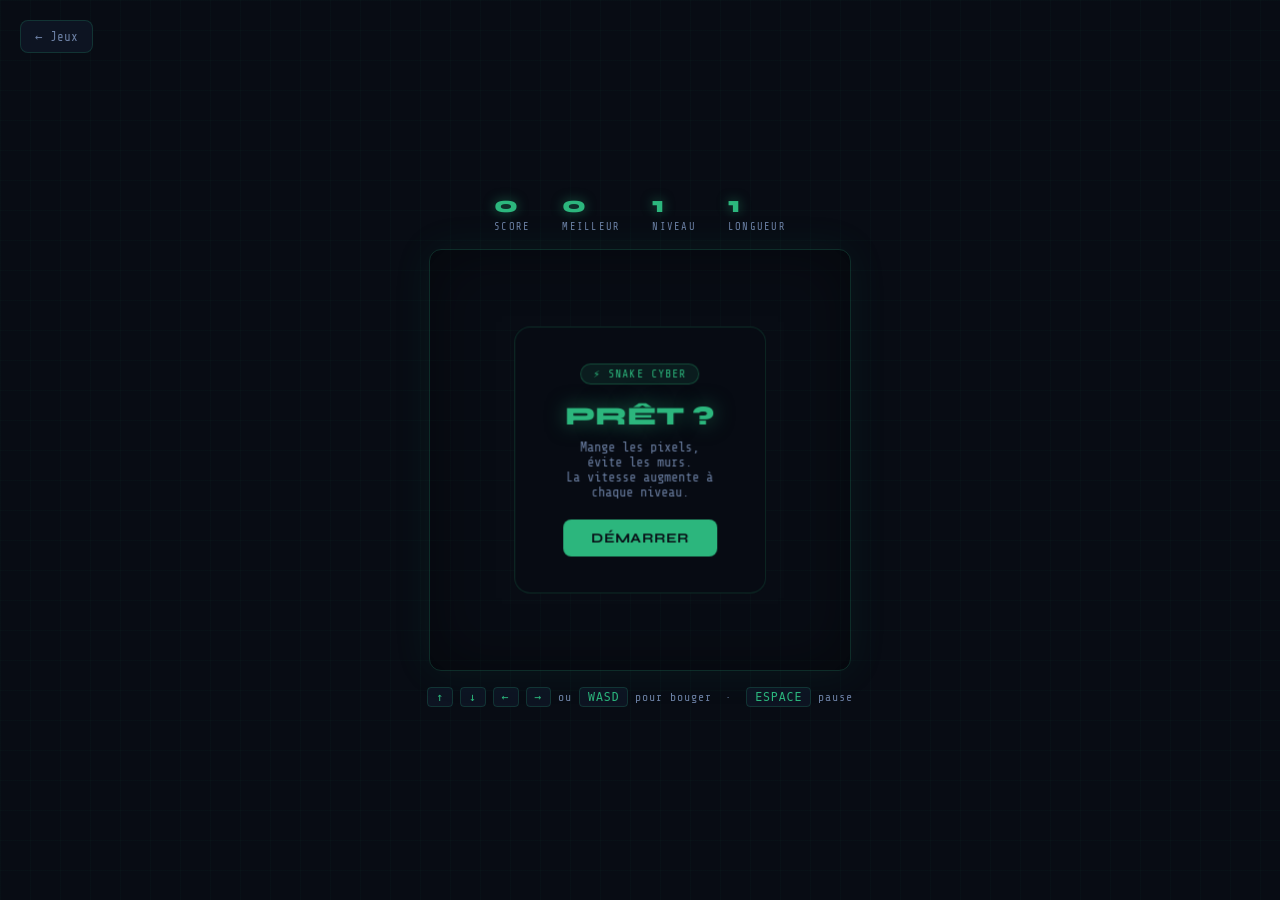
<file: snake.html>
<!DOCTYPE html>
<html lang="fr">
<head>
<meta charset="UTF-8">
<meta name="viewport" content="width=device-width, initial-scale=1.0">
<title>Snake Cyber — Alberto LB</title>
<link href="https://fonts.googleapis.com/css2?family=Syne:wght@700;800&family=Share+Tech+Mono&display=swap" rel="stylesheet">

<link rel="icon" sizes="32x32" href="logo A.png">
<link rel="icon" sizes="16x16" href="logo A.png">
<link rel="apple-touch-icon" href="logo A.png">
<style>
  :root { --bg:#080c14; --surface:#0d1422; --border:rgba(44,182,125,0.2); --green:#2cb67d; --green2:#68d391; --accent:#63b3ed; --muted:#6b7fa3; }
  *, *::before, *::after { box-sizing: border-box; margin: 0; padding: 0; }
  body { background: var(--bg); color: #e8edf5; font-family: 'Share Tech Mono', monospace; display: flex; flex-direction: column; align-items: center; justify-content: center; min-height: 100vh; overflow: hidden; }
  body::before {
    content: '';
    position: fixed; inset: 0;
    background-image: linear-gradient(rgba(44,182,125,0.03) 1px, transparent 1px), linear-gradient(90deg, rgba(44,182,125,0.03) 1px, transparent 1px);
    background-size: 30px 30px;
    pointer-events: none;
  }
  .back-btn {
    position: fixed; top: 20px; left: 20px;
    background: var(--surface); border: 1px solid var(--border);
    color: var(--muted); text-decoration: none;
    padding: 8px 14px; border-radius: 8px; font-size: 0.78rem;
    transition: all 0.2s; z-index: 10; font-family: 'Share Tech Mono', monospace;
  }
  .back-btn:hover { color: var(--green); border-color: var(--green); }

  .game-wrap { display: flex; flex-direction: column; align-items: center; gap: 16px; position: relative; z-index: 1; }

  .hud {
    display: flex; gap: 32px; align-items: center;
    font-size: 0.82rem; color: var(--muted);
  }
  .hud-val { font-family: 'Syne', sans-serif; font-size: 1.4rem; font-weight: 800; color: var(--green); display: block; text-shadow: 0 0 12px rgba(44,182,125,0.5); }
  .hud-label { font-size: 0.65rem; letter-spacing: 0.12em; text-transform: uppercase; }

  canvas {
    border: 1px solid var(--border);
    border-radius: 12px;
    box-shadow: 0 0 40px rgba(44,182,125,0.08), inset 0 0 60px rgba(0,0,0,0.4);
    display: block;
  }

  .controls {
    font-size: 0.72rem; color: var(--muted); letter-spacing: 0.08em;
    text-align: center; line-height: 1.8;
  }
  .controls kbd {
    background: var(--surface); border: 1px solid var(--border);
    padding: 2px 8px; border-radius: 4px; color: var(--green);
  }

  .overlay {
    position: absolute;
    top: 50%; left: 50%; transform: translate(-50%, -50%);
    background: rgba(8,12,20,0.95);
    border: 1px solid var(--border);
    border-radius: 16px;
    padding: 36px 48px;
    text-align: center;
    backdrop-filter: blur(12px);
    z-index: 5;
  }
  .overlay h2 { font-family: 'Syne', sans-serif; font-size: 1.6rem; font-weight: 800; color: var(--green); margin-bottom: 8px; text-shadow: 0 0 20px rgba(44,182,125,0.5); }
  .overlay p { color: var(--muted); font-size: 0.82rem; margin-bottom: 20px; }
  .overlay .final-score { font-family: 'Syne', sans-serif; font-size: 2.5rem; font-weight: 800; color: #fff; margin: 12px 0; }
  .btn {
    background: var(--green); color: #080c14;
    border: none; padding: 10px 28px; border-radius: 8px;
    font-family: 'Syne', sans-serif; font-size: 0.85rem; font-weight: 700;
    cursor: pointer; letter-spacing: 0.06em; text-transform: uppercase;
    transition: all 0.2s;
  }
  .btn:hover { filter: brightness(1.15); transform: scale(1.04); }
  .level-badge {
    display: inline-block; background: rgba(44,182,125,0.1);
    border: 1px solid rgba(44,182,125,0.3); color: var(--green);
    padding: 3px 12px; border-radius: 100px; font-size: 0.7rem;
    letter-spacing: 0.1em; margin-bottom: 16px;
  }
</style>
</head>
<body>

<a href="games.html" class="back-btn">← Jeux</a>

<div class="game-wrap">
  <div class="hud">
    <div>
      <span class="hud-val" id="score">0</span>
      <span class="hud-label">Score</span>
    </div>
    <div>
      <span class="hud-val" id="best">0</span>
      <span class="hud-label">Meilleur</span>
    </div>
    <div>
      <span class="hud-val" id="level">1</span>
      <span class="hud-label">Niveau</span>
    </div>
    <div>
      <span class="hud-val" id="length">1</span>
      <span class="hud-label">Longueur</span>
    </div>
  </div>

  <div style="position:relative;">
    <canvas id="canvas" width="420" height="420"></canvas>
    <div class="overlay" id="overlay">
      <div class="level-badge">⚡ SNAKE CYBER</div>
      <h2>PRÊT ?</h2>
      <p>Mange les pixels, évite les murs.<br>La vitesse augmente à chaque niveau.</p>
      <button class="btn" onclick="startGame()">DÉMARRER</button>
    </div>
  </div>

  <div class="controls">
    <kbd>↑</kbd> <kbd>↓</kbd> <kbd>←</kbd> <kbd>→</kbd> ou <kbd>WASD</kbd> pour bouger &nbsp;·&nbsp; <kbd>ESPACE</kbd> pause
  </div>
</div>

<script>
const canvas = document.getElementById('canvas');
const ctx = canvas.getContext('2d');
const COLS = 21, ROWS = 21;
const CELL = canvas.width / COLS;

let snake, dir, nextDir, food, score, best, running, paused, loop, particles, level;

best = parseInt(localStorage.getItem('snake-best') || '0');
document.getElementById('best').textContent = best;

function startGame() {
  document.getElementById('overlay').style.display = 'none';
  snake = [{x:10,y:10},{x:9,y:10},{x:8,y:10}];
  dir = {x:1,y:0}; nextDir = {x:1,y:0};
  score = 0; level = 1; running = true; paused = false;
  particles = [];
  spawnFood();
  updateHUD();
  clearInterval(loop);
  loop = setInterval(tick, getSpeed());
}

function getSpeed() { return Math.max(60, 180 - (level-1)*15); }

function spawnFood() {
  let pos;
  do { pos = {x: Math.floor(Math.random()*COLS), y: Math.floor(Math.random()*ROWS)}; }
  while (snake.some(s => s.x===pos.x && s.y===pos.y));
  food = pos;
}

function tick() {
  if (!running || paused) return;
  dir = nextDir;
  const head = {x: snake[0].x + dir.x, y: snake[0].y + dir.y};

  if (head.x < 0 || head.x >= COLS || head.y < 0 || head.y >= ROWS || snake.some(s => s.x===head.x && s.y===head.y)) {
    gameOver(); return;
  }

  snake.unshift(head);
  if (head.x === food.x && head.y === food.y) {
    score++;
    spawnParticles(food.x * CELL + CELL/2, food.y * CELL + CELL/2);
    spawnFood();
    const newLevel = Math.floor(score / 5) + 1;
    if (newLevel > level) { level = newLevel; clearInterval(loop); loop = setInterval(tick, getSpeed()); }
  } else {
    snake.pop();
  }

  if (score > best) { best = score; localStorage.setItem('snake-best', best); }
  updateHUD();
  draw();
}

function updateHUD() {
  document.getElementById('score').textContent = score;
  document.getElementById('best').textContent = best;
  document.getElementById('level').textContent = level;
  document.getElementById('length').textContent = snake.length;
}

function spawnParticles(x, y) {
  for (let i = 0; i < 12; i++) {
    const angle = (Math.PI * 2 / 12) * i;
    const speed = 1.5 + Math.random() * 2;
    particles.push({ x, y, vx: Math.cos(angle)*speed, vy: Math.sin(angle)*speed, life: 1, color: Math.random() > 0.5 ? '#2cb67d' : '#63b3ed' });
  }
}

function draw() {
  ctx.clearRect(0, 0, canvas.width, canvas.height);

  // BG
  ctx.fillStyle = '#080c14';
  ctx.fillRect(0, 0, canvas.width, canvas.height);

  // Grid
  ctx.strokeStyle = 'rgba(44,182,125,0.05)';
  ctx.lineWidth = 0.5;
  for (let x = 0; x <= COLS; x++) { ctx.beginPath(); ctx.moveTo(x*CELL,0); ctx.lineTo(x*CELL,canvas.height); ctx.stroke(); }
  for (let y = 0; y <= ROWS; y++) { ctx.beginPath(); ctx.moveTo(0,y*CELL); ctx.lineTo(canvas.width,y*CELL); ctx.stroke(); }

  // Food
  const fx = food.x * CELL, fy = food.y * CELL;
  ctx.shadowColor = '#63b3ed'; ctx.shadowBlur = 18;
  ctx.fillStyle = '#63b3ed';
  ctx.fillRect(fx+3, fy+3, CELL-6, CELL-6);
  ctx.fillStyle = '#90cdf4';
  ctx.fillRect(fx+6, fy+6, 4, 4);
  ctx.shadowBlur = 0;

  // Snake
  snake.forEach((seg, i) => {
    const t = i / snake.length;
    const g = ctx.createLinearGradient(seg.x*CELL, seg.y*CELL, seg.x*CELL+CELL, seg.y*CELL+CELL);
    g.addColorStop(0, i===0 ? '#68d391' : `rgba(44,182,125,${1-t*0.5})`);
    g.addColorStop(1, i===0 ? '#2cb67d' : `rgba(44,182,125,${0.5-t*0.3})`);
    ctx.shadowColor = '#2cb67d'; ctx.shadowBlur = i===0 ? 14 : 6;
    ctx.fillStyle = g;
    const pad = i===0 ? 1 : 2;
    ctx.fillRect(seg.x*CELL+pad, seg.y*CELL+pad, CELL-pad*2, CELL-pad*2);

    if (i===0) {
      ctx.fillStyle = '#080c14';
      const ex = dir.x > 0 ? seg.x*CELL+CELL-7 : dir.x < 0 ? seg.x*CELL+3 : seg.x*CELL+CELL/2-5;
      const ey = dir.y > 0 ? seg.y*CELL+CELL-7 : dir.y < 0 ? seg.y*CELL+3 : seg.y*CELL+CELL/2-5;
      ctx.fillRect(ex, ey, 4, 4);
      const ex2 = dir.x > 0 ? seg.x*CELL+CELL-7 : dir.x < 0 ? seg.x*CELL+3 : seg.x*CELL+CELL/2+1;
      const ey2 = dir.y > 0 ? seg.y*CELL+CELL-7 : dir.y < 0 ? seg.y*CELL+3 : seg.y*CELL+CELL/2+1;
      ctx.fillRect(ex2, ey2, 4, 4);
    }
  });
  ctx.shadowBlur = 0;

  // Particles
  particles = particles.filter(p => p.life > 0);
  particles.forEach(p => {
    p.x += p.vx; p.y += p.vy; p.life -= 0.05; p.vx *= 0.9; p.vy *= 0.9;
    ctx.globalAlpha = p.life;
    ctx.fillStyle = p.color;
    ctx.beginPath(); ctx.arc(p.x, p.y, 3*p.life, 0, Math.PI*2); ctx.fill();
  });
  ctx.globalAlpha = 1;
}

function gameOver() {
  running = false; clearInterval(loop);
  const overlay = document.getElementById('overlay');
  overlay.innerHTML = `
    <div class="level-badge">💀 GAME OVER</div>
    <h2>DÉFAITE</h2>
    <div class="final-score">${score}</div>
    <p>Niveau atteint : ${level} &nbsp;·&nbsp; ${score > best-1 && score > 0 ? '🏆 Nouveau record !' : 'Meilleur : ' + best}</p>
    <button class="btn" onclick="startGame()">REJOUER</button>
    &nbsp;&nbsp;
    <a href="games.html" style="color:var(--muted);font-size:0.78rem;text-decoration:none;">← Jeux</a>
  `;
  overlay.style.display = '';
}

document.addEventListener('keydown', e => {
  const map = {
    ArrowUp:{x:0,y:-1}, ArrowDown:{x:0,y:1}, ArrowLeft:{x:-1,y:0}, ArrowRight:{x:1,y:0},
    w:{x:0,y:-1}, s:{x:0,y:1}, a:{x:-1,y:0}, d:{x:1,y:0},
    W:{x:0,y:-1}, S:{x:0,y:1}, A:{x:-1,y:0}, D:{x:1,y:0}
  };
  if (e.key === ' ') { e.preventDefault(); paused = !paused; return; }
  if (['ArrowUp','ArrowDown','ArrowLeft','ArrowRight'].includes(e.key)) e.preventDefault();
  const nd = map[e.key];
  if (nd && !(nd.x === -dir.x && nd.y === -dir.y)) nextDir = nd;
});

// Touch controls
let ts = null;
canvas.addEventListener('touchstart', e => { ts = e.touches[0]; e.preventDefault(); }, {passive:false});
canvas.addEventListener('touchend', e => {
  if (!ts) return;
  const dx = e.changedTouches[0].clientX - ts.clientX;
  const dy = e.changedTouches[0].clientY - ts.clientY;
  if (Math.abs(dx) > Math.abs(dy)) nextDir = dx > 0 ? {x:1,y:0} : {x:-1,y:0};
  else nextDir = dy > 0 ? {x:0,y:1} : {x:0,y:-1};
  if (nextDir.x === -dir.x && nextDir.y === -dir.y) nextDir = dir;
  e.preventDefault();
}, {passive:false});
</script>
</body>
</html>
</file>
